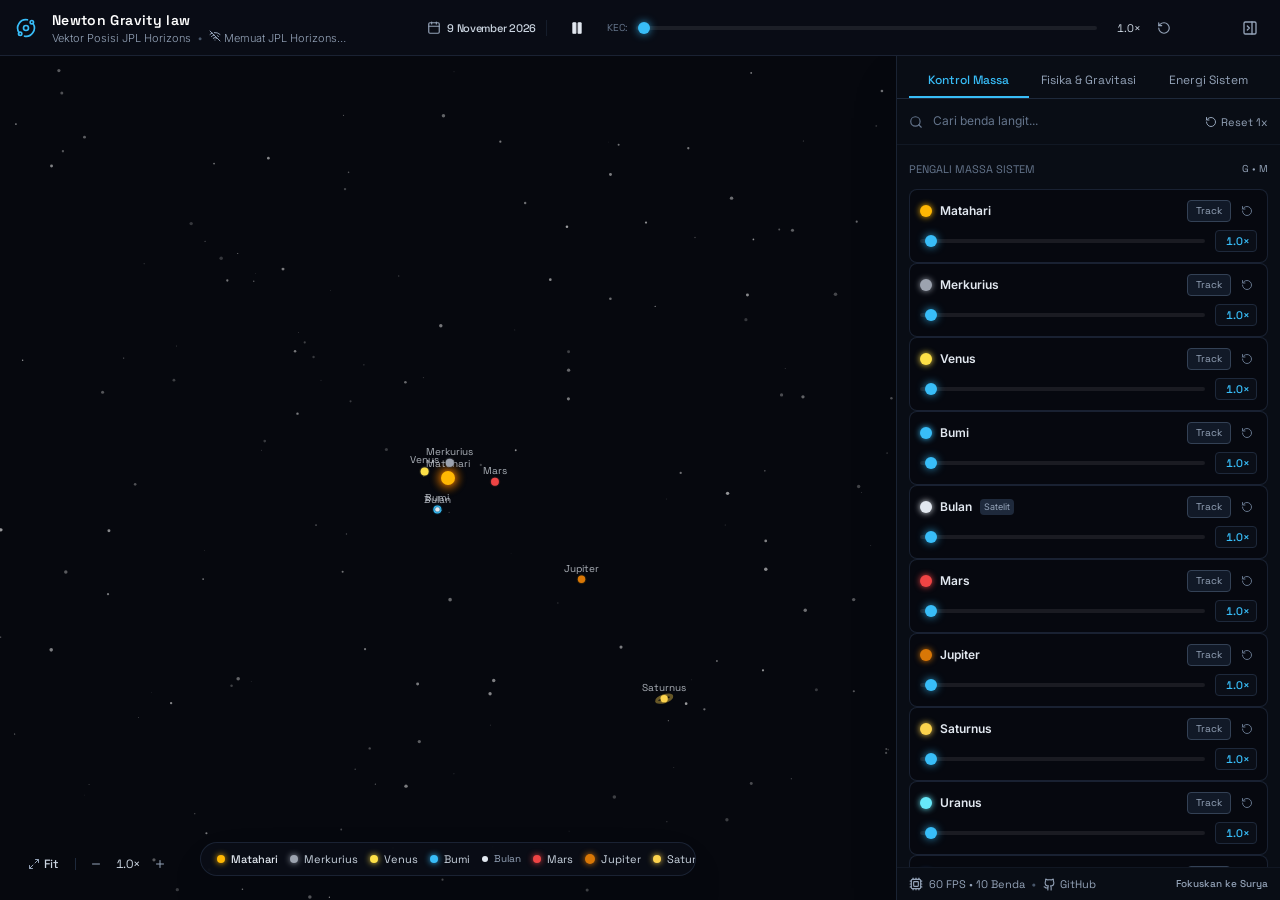
<file: index.html>
<!doctype html>
<html lang="id">
  <head>
    <meta charset="UTF-8" />
    <meta name="viewport" content="width=device-width, initial-scale=1.0" />
    <title>Simulasi Tata Surya &amp; Hukum Gravitasi Newton</title>
    <link rel="preconnect" href="https://fonts.googleapis.com" />
    <link rel="preconnect" href="https://fonts.gstatic.com" crossorigin />
    <link
      href="https://fonts.googleapis.com/css2?family=Inter:wght@300;400;500;600;700&amp;family=Space+Grotesk:wght@500;600;700&amp;display=swap"
      rel="stylesheet"
    />
    <link rel="stylesheet" href="style.css" />
  </head>
  <body data-jpl="loading">
    <!-- Ikon (Lucide) -->
    <svg
      width="0"
      height="0"
      style="position: absolute"
      aria-hidden="true"
      focusable="false"
    >
      <symbol id="i-github" viewBox="0 0 24 24">
        <path
          d="M15 22v-4a4.8 4.8 0 0 0-1-3.5c3 0 6-2 6-5.5.08-1.25-.27-2.48-1-3.5.28-1.15.28-2.35 0-3.5 0 0-1 0-3 1.5-2.64-.5-5.36-.5-8 0C6 2 5 2 5 2c-.3 1.15-.3 2.35 0 3.5A5.403 5.403 0 0 0 4 9c0 3.5 3 5.5 6 5.5-.39.49-.68 1.05-.85 1.65-.17.6-.22 1.23-.15 1.85v4"
        />
        <path d="M9 18c-4.51 2-5-2-7-2" />
      </symbol>
      <symbol id="i-orbit" viewBox="0 0 24 24">
        <path d="M20.341 6.484A10 10 0 0 1 10.266 21.85" />
        <path d="M3.659 17.516A10 10 0 0 1 13.74 2.152" />
        <circle cx="12" cy="12" r="3" />
        <circle cx="19" cy="5" r="2" />
        <circle cx="5" cy="19" r="2" />
      </symbol>
      <symbol id="i-wifi" viewBox="0 0 24 24">
        <path d="M12 20h.01" />
        <path d="M2 8.82a15 15 0 0 1 20 0" />
        <path d="M5 12.859a10 10 0 0 1 14 0" />
        <path d="M8.5 16.429a5 5 0 0 1 7 0" />
      </symbol>
      <symbol id="i-wifi-off" viewBox="0 0 24 24">
        <path d="M12 20h.01" />
        <path d="M8.5 16.429a5 5 0 0 1 7 0" />
        <path d="M5 12.859a10 10 0 0 1 5.17-2.69" />
        <path d="M19 12.859a10 10 0 0 0-2.007-1.523" />
        <path d="M2 8.82a15 15 0 0 1 4.177-2.643" />
        <path d="M22 8.82a15 15 0 0 0-11.288-3.764" />
        <path d="m2 2 20 20" />
      </symbol>
      <symbol id="i-calendar" viewBox="0 0 24 24">
        <path d="M8 2v3" />
        <path d="M16 2v3" />
        <rect x="3" y="3" width="18" height="18" rx="2" />
        <path d="M3 9h18" />
      </symbol>
      <symbol id="i-pause" viewBox="0 0 24 24">
        <rect x="14" y="3" width="5" height="18" rx="1" />
        <rect x="5" y="3" width="5" height="18" rx="1" />
      </symbol>
      <symbol id="i-play" viewBox="0 0 24 24">
        <polygon points="6 3 20 12 6 21 6 3" />
      </symbol>
      <symbol id="i-rotate-ccw" viewBox="0 0 24 24">
        <path d="M3 12a9 9 0 1 0 9-9 9.75 9.75 0 0 0-6.74 2.74L3 8" />
        <path d="M3 3v5h5" />
      </symbol>
      <symbol id="i-sparkles" viewBox="0 0 24 24">
        <path
          d="M11.017 2.814a1 1 0 0 1 1.966 0l1.051 5.558a2 2 0 0 0 1.594 1.594l5.558 1.051a1 1 0 0 1 0 1.966l-5.558 1.051a2 2 0 0 0-1.594 1.594l-1.051 5.558a1 1 0 0 1-1.966 0l-1.051-5.558a2 2 0 0 0-1.594-1.594l-5.558-1.051a1 1 0 0 1 0-1.966l5.558-1.051a2 2 0 0 0 1.594-1.594z"
        />
        <path d="M20 2v4" />
        <path d="M22 4h-4" />
        <circle cx="4" cy="20" r="2" />
      </symbol>
      <symbol id="i-panel-right-open" viewBox="0 0 24 24">
        <rect x="3" y="3" width="18" height="18" rx="2" />
        <path d="M15 3v18" />
        <path d="m10 15-3-3 3-3" />
      </symbol>
      <symbol id="i-panel-right-close" viewBox="0 0 24 24">
        <rect x="3" y="3" width="18" height="18" rx="2" />
        <path d="M15 3v18" />
        <path d="m8 9 3 3-3 3" />
      </symbol>
      <symbol id="i-sliders" viewBox="0 0 24 24">
        <path d="M10 8h4" />
        <path d="M12 21v-9" />
        <path d="M12 8V3" />
        <path d="M17 16h4" />
        <path d="M19 12V3" />
        <path d="M19 21v-5" />
        <path d="M3 14h4" />
        <path d="M5 10V3" />
        <path d="M5 21v-7" />
      </symbol>
      <symbol id="i-maximize" viewBox="0 0 24 24">
        <path d="M15 3h6v6" />
        <path d="m21 3-7 7" />
        <path d="m3 21 7-7" />
        <path d="M9 21H3v-6" />
      </symbol>
      <symbol id="i-minus" viewBox="0 0 24 24"><path d="M5 12h14" /></symbol>
      <symbol id="i-plus" viewBox="0 0 24 24">
        <path d="M5 12h14" />
        <path d="M12 5v14" />
      </symbol>
      <symbol id="i-search" viewBox="0 0 24 24">
        <path d="m21 21-4.34-4.34" />
        <circle cx="11" cy="11" r="8" />
      </symbol>
      <symbol id="i-x" viewBox="0 0 24 24">
        <path d="M18 6 6 18" />
        <path d="m6 6 12 12" />
      </symbol>
      <symbol id="i-info" viewBox="0 0 24 24">
        <circle cx="12" cy="12" r="10" />
        <path d="M12 16v-4" />
        <path d="M12 8h.01" />
      </symbol>
      <symbol id="i-cpu" viewBox="0 0 24 24">
        <path d="M12 20v2" />
        <path d="M12 2v2" />
        <path d="M17 20v2" />
        <path d="M17 2v2" />
        <path d="M2 12h2" />
        <path d="M2 17h2" />
        <path d="M2 7h2" />
        <path d="M20 12h2" />
        <path d="M20 17h2" />
        <path d="M20 7h2" />
        <path d="M7 20v2" />
        <path d="M7 2v2" />
        <rect x="4" y="4" width="16" height="16" rx="2" />
        <rect x="8" y="8" width="8" height="8" rx="1" />
      </symbol>
    </svg>

    <!-- Header: judul, waktu simulasi, aksi -->
    <header class="topbar">
      <div class="brand">
        <span class="brand-icon"
          ><svg class="ic"><use href="#i-orbit" /></svg
        ></span>
        <div class="brand-text">
          <div class="brand-row">
            <h1>
              <span class="title-full">Newton Gravity law</span
              ><span class="title-short">Solar System</span>
            </h1>
          </div>
          <p class="subline">
            <span>Vektor Posisi JPL Horizons</span>
            <span class="sep">•</span>
            <span class="jpl-status">
              <svg class="ic ic-xs s-icon-on"><use href="#i-wifi" /></svg>
              <svg class="ic ic-xs s-icon-off"><use href="#i-wifi-off" /></svg>
              <span class="s-loading">Memuat JPL Horizons…</span
              ><span class="s-live">JPL Horizons Aktif</span
              ><span class="s-fallback">Kepler Aktif</span>
            </span>
          </p>
          <!-- Tanggal khusus mobile yang otomatis horizontal -->
          <div class="date-mobile">
            <svg class="ic ic-xs"><use href="#i-calendar" /></svg>
            <span data-sim-date>1 November 2026</span>
          </div>
        </div>
      </div>

      <div class="timebar">
        <!-- Bagian Kiri: Tanggal (Desktop) -->
        <div class="timebar-left">
          <div class="date-chip">
            <svg class="ic ic-sm"><use href="#i-calendar" /></svg>
            <span data-sim-date>1 November 2026</span>
          </div>
        </div>

        <!-- Titik Tengah / Pemisah -->
        <button
          class="play-btn"
          id="toggleBtn"
          type="button"
          title="Jeda / lanjutkan simulasi"
          aria-label="Jeda atau lanjutkan simulasi"
        >
          <svg class="ic ic-fill ic-play-pause icon-pause">
            <use href="#i-pause" />
          </svg>
          <svg class="ic ic-fill ic-play-pause icon-play">
            <use href="#i-play" />
          </svg>
        </button>

        <!-- Bagian Kanan: Slider & Reset -->
        <div class="timebar-right">
          <div class="speed">
            <span class="speed-label">Kec:</span>
            <input
              id="timeSpeed"
              type="range"
              min="0.01"
              max="200"
              step="0.01"
              value="1"
              aria-label="Kecepatan waktu simulasi"
            />
            <output id="timeSpeedOut" for="timeSpeed">1.0×</output>
          </div>
          <button
            class="reset-timeline"
            id="resetBtn"
            type="button"
            title="Reset Waktu"
            aria-label="Reset waktu simulasi"
          >
            <svg class="ic ic-sm"><use href="#i-rotate-ccw" /></svg>
          </button>
        </div>
      </div>

      <div class="actions">
        <button
          class="dock-toggle"
          id="dockToggle"
          type="button"
          title="Buka/Tutup Panel Kontrol"
          aria-label="Buka atau tutup panel kontrol"
          aria-controls="inspectorDock"
        >
          <svg class="ic ic-md icon-desktop icon-dock-close">
            <use href="#i-panel-right-close" />
          </svg>
          <svg class="ic ic-md icon-desktop icon-dock-open">
            <use href="#i-panel-right-open" />
          </svg>
          <svg class="ic ic-sm icon-mobile"><use href="#i-sliders" /></svg>
        </button>
      </div>
    </header>

    <main class="workspace">
      <!-- Kanvas simulasi -->
      <div class="canvas-area">
        <canvas
          id="simCanvas"
          aria-label="Animasi Matahari dan delapan planet"
        ></canvas>

        <div class="zoom-hud">
          <button
            class="fit-btn"
            id="fitBtn"
            type="button"
            title="Reset posisi &amp; zoom kamera"
          >
            <svg class="ic ic-xs"><use href="#i-maximize" /></svg
            ><span>Fit</span>
          </button>
          <i class="hud-divider"></i>
          <button
            class="zoom-step"
            id="zoomOutBtn"
            type="button"
            aria-label="Perkecil"
          >
            <svg class="ic ic-xs"><use href="#i-minus" /></svg>
          </button>
          <span class="zoom-label" id="zoomLabel">1.0×</span>
          <button
            class="zoom-step"
            id="zoomInBtn"
            type="button"
            aria-label="Perbesar"
          >
            <svg class="ic ic-xs"><use href="#i-plus" /></svg>
          </button>
        </div>

        <div class="legend" id="legend"></div>

        <div class="target-pill" id="targetPill" hidden>
          <i class="dot"></i>
          <span class="target-text"
            >Fokus: <strong id="trackedName">Bumi</strong></span
          >
          <button id="untrackBtn" type="button" aria-label="Lepas fokus kamera">
            <svg class="ic ic-xs"><use href="#i-x" /></svg>
          </button>
        </div>
      </div>

      <!-- Dock inspektur -->
      <aside class="dock" id="inspectorDock">
        <div class="sheet-head">
          <div class="sheet-handle"></div>
          <div class="sheet-title-row">
            <div class="sheet-title">
              <i class="dot dot-lg"></i><span>Panel Inspeksi &amp; Fisika</span>
            </div>
            <button id="sheetClose" type="button" aria-label="Tutup panel">
              <svg class="ic ic-md"><use href="#i-x" /></svg>
            </button>
          </div>
        </div>

        <div class="tabs" role="tablist">
          <button
            class="dock-tab is-active"
            type="button"
            role="tab"
            data-tab="mass"
          >
            Kontrol Massa
          </button>
          <button class="dock-tab" type="button" role="tab" data-tab="data">
            Fisika &amp; Gravitasi
          </button>
          <button class="dock-tab" type="button" role="tab" data-tab="status">
            Energi Sistem
          </button>
        </div>

        <div class="mass-toolbar" id="massToolbar">
          <label class="search">
            <svg class="ic ic-sm"><use href="#i-search" /></svg>
            <input
              type="text"
              id="planetFilter"
              placeholder="Cari benda langit..."
              autocomplete="off"
            />
          </label>
          <button
            class="reset-all"
            id="resetAllMass"
            type="button"
            title="Reset Semua Pengali Massa"
          >
            <svg class="ic ic-xs"><use href="#i-rotate-ccw" /></svg
            ><span>Reset 1x</span>
          </button>
        </div>

        <div class="dock-body">
          <!-- Tab 1: Kontrol Massa -->
          <section class="tab-panel" id="tab-mass">
            <div class="section-label">
              <span>PENGALI MASSA SISTEM</span
              ><span class="section-label-aside">G • M</span>
            </div>
            <div class="mass-list" id="massControls"></div>
          </section>

          <!-- Tab 2: Fisika & Gravitasi -->
          <section class="tab-panel" id="tab-data" hidden>
            <div class="law-card">
              <div class="law-row">
                <span class="law-name"
                  ><i class="dot"></i>Hukum Gravitasi Newton</span
                >
                <span class="law-formula">F = G · (m₁ · m₂) / r²</span>
              </div>
              <p class="law-const">
                G = 6.67430 × 10⁻¹¹ m³·kg⁻¹·s⁻² • Terintegrasi Vektor JPL
                Horizons
              </p>
            </div>

            <div class="param-block">
              <div class="param-head">
                <span class="param-title">Parameter Fisika &amp; Orbit</span>
                <span class="live-badge jpl-status">
                  <i class="live-dot"></i>
                  <span class="s-loading">Memuat JPL Horizons…</span
                  ><span class="s-live">JPL Horizons Aktif</span
                  ><span class="s-fallback">Kepler Aktif</span>
                </span>
              </div>
              <div class="table-scroll">
                <table class="phys-table">
                  <thead>
                    <tr>
                      <th>Benda Langit</th>
                      <th class="num">Massa (kg)</th>
                      <th class="num">Gravitasi (m/s²)</th>
                      <th class="num">Kec. Orbit (km/s)</th>
                    </tr>
                  </thead>
                  <tbody id="planetTableBody"></tbody>
                </table>
              </div>
            </div>

            <div class="interp">
              <p class="interp-title">
                <svg class="ic ic-xs"><use href="#i-info" /></svg>Interpretasi
                Gravitasi
              </p>
              <p class="interp-text">
                Data dihitung secara terpusat menurut mekanika benda jamak
                Newton dari posisi efemeris JPL NASA.
              </p>
            </div>
          </section>

          <!-- Tab 3: Energi Sistem (nilai contoh / dummy) -->
          <section class="tab-panel" id="tab-status" hidden>
            <div class="telemetry">
              <div class="telemetry-head">
                <span class="telemetry-title"
                  ><i class="live-dot"></i>TELEMETRI ENERGI</span
                >
                <span class="stable-badge">STABIL</span>
              </div>

              <div class="energy-rows">
                <div class="energy-row">
                  <span class="energy-label"
                    >Energi Kinetik (E<sub>k</sub>)</span
                  ><span class="energy-val ek" id="stat-ek">+1.482e+35 J</span>
                </div>
                <div class="energy-row">
                  <span class="energy-label"
                    >Energi Potensial (E<sub>p</sub>)</span
                  ><span class="energy-val ep" id="stat-ep">-2.964e+35 J</span>
                </div>
                <div class="energy-row energy-total">
                  <span class="energy-label"
                    >Energi Total (E<sub>tot</sub>)</span
                  ><span class="energy-val et" id="stat-etot"
                    >-1.482e+35 J</span
                  >
                </div>
              </div>

              <div class="drift">
                <div class="drift-row">
                  <span class="drift-label">Deviasi / Drift Energi</span
                  ><span class="drift-val">0.002% (Nominal)</span>
                </div>
                <div class="drift-bar">
                  <div class="drift-fill" style="width: 99.8%"></div>
                </div>
                <div class="drift-foot">
                  <span>Integritas: 99.98%</span
                  ><span>Toleransi RK4: &lt; 0.01%</span>
                </div>
              </div>

              <div class="orbital">
                <div class="orbital-head">
                  <span>Mekanika Orbital &amp; Barycenter</span
                  ><span class="orbital-eph">JPL Eph. 2027</span>
                </div>
                <div class="orbital-rows">
                  <div>
                    <span>Integrator Gravitasi:</span
                    ><span class="v">Newtonian RK-4</span>
                  </div>
                  <div>
                    <span>Stabilitas Dinamika:</span
                    ><span class="v ok">Toleransi Optimal</span>
                  </div>
                  <div>
                    <span>Barycenter Sistem:</span
                    ><span class="v">Dekat Fotosfer Surya</span>
                  </div>
                  <div>
                    <span>Gangguan N-Body:</span
                    ><span class="v">8 Planet + Satelit</span>
                  </div>
                </div>
              </div>
            </div>
          </section>
        </div>

        <footer class="dock-foot">
          <div class="dock-foot-left">
            <span class="dock-stat"
              ><svg class="ic ic-sm"><use href="#i-cpu" /></svg>60 FPS • 10
              Benda</span
            >
            <span class="foot-sep">•</span>
            <a
              href="https://github.com/username/repository"
              target="_blank"
              rel="noopener noreferrer"
              class="github-link"
              title="Lihat Kode Sumber di GitHub"
            >
              <svg class="ic ic-sm"><use href="#i-github" /></svg>
              <span>GitHub</span>
            </a>
          </div>
          <button id="sunBtn" type="button">Fokuskan ke Surya</button>
        </footer>
      </aside>
    </main>

    <!-- Skrip utama menggunakan tipe module -->
    <script type="module" src="js/main.js"></script>
  </body>
</html>
</file>
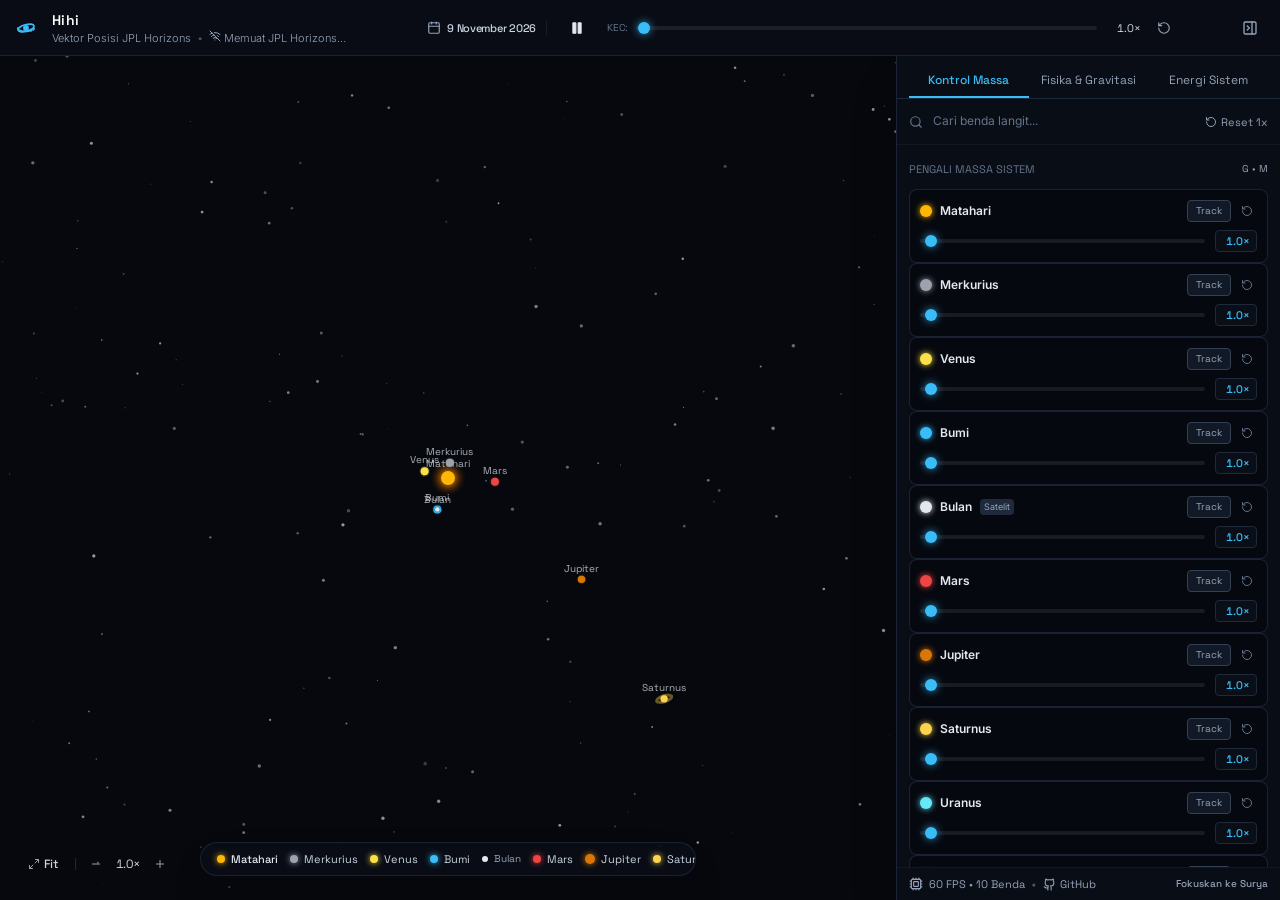
<file: public/index.html>
<!doctype html>
<html lang="id">
  <head>
    <meta charset="UTF-8" />
    <meta name="viewport" content="width=device-width, initial-scale=1.0" />
    <title>Solar System</title>
    <link rel="preconnect" href="https://fonts.googleapis.com" />
    <link rel="preconnect" href="https://fonts.gstatic.com" crossorigin />
    <link
      href="https://fonts.googleapis.com/css2?family=Inter:wght@300;400;500;600;700&amp;family=Space+Grotesk:wght@500;600;700&amp;display=swap"
      rel="stylesheet"
    />
    <link rel="icon" type="image/svg+xml" href="data:image/svg+xml,%3Csvg xmlns='http://www.w3.org/2000/svg' viewBox='0 0 24 24' fill='none' stroke='%2338bdf8' stroke-width='2' stroke-linecap='round' stroke-linejoin='round'%3E%3Cellipse cx='12' cy='12' rx='10' ry='4' transform='rotate(-15 12 12)'/%3E%3Ccircle cx='12' cy='12' r='3.5' fill='%2338bdf8' stroke='none'/%3E%3Cpath d='M2 12c0 2.5 4.5 4 10 4s10-1.5 10-4' stroke-dasharray='2 2'/%3E%3C/svg%3E">
    <link rel="stylesheet" href="style.css" />
  </head>
  <body data-jpl="loading">
    <!-- Ikon (Lucide) -->
    <svg
      width="0"
      height="0"
      style="position: absolute"
      aria-hidden="true"
      focusable="false"
    >
    <symbol id="i-blackhole" viewBox="0 0 24 24">
    <!-- Piringan akresi luar (orbit elips melintang) -->
    <ellipse cx="12" cy="12" rx="10" ry="4" transform="rotate(-15 12 12)"/>
    <!-- Inti lubang hitam (lingkaran tengah pekat) -->
    <circle cx="12" cy="12" r="3.5" fill="currentColor" stroke="none"/>
    <!-- Garis efek gravitasi melengkung di piringan -->
    <path d="M2 12c0 2.5 4.5 4 10 4s10-1.5 10-4" stroke-dasharray="2 2"/>
</symbol>
      <symbol id="i-github" viewBox="0 0 24 24">
        <path
          d="M15 22v-4a4.8 4.8 0 0 0-1-3.5c3 0 6-2 6-5.5.08-1.25-.27-2.48-1-3.5.28-1.15.28-2.35 0-3.5 0 0-1 0-3 1.5-2.64-.5-5.36-.5-8 0C6 2 5 2 5 2c-.3 1.15-.3 2.35 0 3.5A5.403 5.403 0 0 0 4 9c0 3.5 3 5.5 6 5.5-.39.49-.68 1.05-.85 1.65-.17.6-.22 1.23-.15 1.85v4"
        />
        <path d="M9 18c-4.51 2-5-2-7-2" />
      </symbol>
      <symbol id="i-orbit" viewBox="0 0 24 24">
        <path d="M20.341 6.484A10 10 0 0 1 10.266 21.85" />
        <path d="M3.659 17.516A10 10 0 0 1 13.74 2.152" />
        <circle cx="12" cy="12" r="3" />
        <circle cx="19" cy="5" r="2" />
        <circle cx="5" cy="19" r="2" />
      </symbol>
      <symbol id="i-wifi" viewBox="0 0 24 24">
        <path d="M12 20h.01" />
        <path d="M2 8.82a15 15 0 0 1 20 0" />
        <path d="M5 12.859a10 10 0 0 1 14 0" />
        <path d="M8.5 16.429a5 5 0 0 1 7 0" />
      </symbol>
      <symbol id="i-wifi-off" viewBox="0 0 24 24">
        <path d="M12 20h.01" />
        <path d="M8.5 16.429a5 5 0 0 1 7 0" />
        <path d="M5 12.859a10 10 0 0 1 5.17-2.69" />
        <path d="M19 12.859a10 10 0 0 0-2.007-1.523" />
        <path d="M2 8.82a15 15 0 0 1 4.177-2.643" />
        <path d="M22 8.82a15 15 0 0 0-11.288-3.764" />
        <path d="m2 2 20 20" />
      </symbol>
      <symbol id="i-calendar" viewBox="0 0 24 24">
        <path d="M8 2v3" />
        <path d="M16 2v3" />
        <rect x="3" y="3" width="18" height="18" rx="2" />
        <path d="M3 9h18" />
      </symbol>
      <symbol id="i-pause" viewBox="0 0 24 24">
        <rect x="14" y="3" width="5" height="18" rx="1" />
        <rect x="5" y="3" width="5" height="18" rx="1" />
      </symbol>
      <symbol id="i-play" viewBox="0 0 24 24">
        <polygon points="6 3 20 12 6 21 6 3" />
      </symbol>
      <symbol id="i-rotate-ccw" viewBox="0 0 24 24">
        <path d="M3 12a9 9 0 1 0 9-9 9.75 9.75 0 0 0-6.74 2.74L3 8" />
        <path d="M3 3v5h5" />
      </symbol>
      <symbol id="i-sparkles" viewBox="0 0 24 24">
        <path
          d="M11.017 2.814a1 1 0 0 1 1.966 0l1.051 5.558a2 2 0 0 0 1.594 1.594l5.558 1.051a1 1 0 0 1 0 1.966l-5.558 1.051a2 2 0 0 0-1.594 1.594l-1.051 5.558a1 1 0 0 1-1.966 0l-1.051-5.558a2 2 0 0 0-1.594-1.594l-5.558-1.051a1 1 0 0 1 0-1.966l5.558-1.051a2 2 0 0 0 1.594-1.594z"
        />
        <path d="M20 2v4" />
        <path d="M22 4h-4" />
        <circle cx="4" cy="20" r="2" />
      </symbol>
      <symbol id="i-panel-right-open" viewBox="0 0 24 24">
        <rect x="3" y="3" width="18" height="18" rx="2" />
        <path d="M15 3v18" />
        <path d="m10 15-3-3 3-3" />
      </symbol>
      <symbol id="i-panel-right-close" viewBox="0 0 24 24">
        <rect x="3" y="3" width="18" height="18" rx="2" />
        <path d="M15 3v18" />
        <path d="m8 9 3 3-3 3" />
      </symbol>
      <symbol id="i-sliders" viewBox="0 0 24 24">
        <path d="M10 8h4" />
        <path d="M12 21v-9" />
        <path d="M12 8V3" />
        <path d="M17 16h4" />
        <path d="M19 12V3" />
        <path d="M19 21v-5" />
        <path d="M3 14h4" />
        <path d="M5 10V3" />
        <path d="M5 21v-7" />
      </symbol>
      <symbol id="i-maximize" viewBox="0 0 24 24">
        <path d="M15 3h6v6" />
        <path d="m21 3-7 7" />
        <path d="m3 21 7-7" />
        <path d="M9 21H3v-6" />
      </symbol>
      <symbol id="i-minus" viewBox="0 0 24 24"><path d="M5 12h14" /></symbol>
      <symbol id="i-plus" viewBox="0 0 24 24">
        <path d="M5 12h14" />
        <path d="M12 5v14" />
      </symbol>
      <symbol id="i-search" viewBox="0 0 24 24">
        <path d="m21 21-4.34-4.34" />
        <circle cx="11" cy="11" r="8" />
      </symbol>
      <symbol id="i-x" viewBox="0 0 24 24">
        <path d="M18 6 6 18" />
        <path d="m6 6 12 12" />
      </symbol>
      <symbol id="i-info" viewBox="0 0 24 24">
        <circle cx="12" cy="12" r="10" />
        <path d="M12 16v-4" />
        <path d="M12 8h.01" />
      </symbol>
      <symbol id="i-cpu" viewBox="0 0 24 24">
        <path d="M12 20v2" />
        <path d="M12 2v2" />
        <path d="M17 20v2" />
        <path d="M17 2v2" />
        <path d="M2 12h2" />
        <path d="M2 17h2" />
        <path d="M2 7h2" />
        <path d="M20 12h2" />
        <path d="M20 17h2" />
        <path d="M20 7h2" />
        <path d="M7 20v2" />
        <path d="M7 2v2" />
        <rect x="4" y="4" width="16" height="16" rx="2" />
        <rect x="8" y="8" width="8" height="8" rx="1" />
      </symbol>
    </svg>

    <!-- Header: judul, waktu simulasi, aksi -->
    <header class="topbar">
      <div class="brand">
        <span class="brand-icon"
          ><svg class="ic"><use href="#i-blackhole"/></svg>
        </span>
        <div class="brand-text">
          <div class="brand-row">
            <h1>
              <span class="title-full">Hihi</span
              ><span class="title-short">Pusing woilah</span>
            </h1>
          </div>
          <p class="subline">
            <span>Vektor Posisi JPL Horizons</span>
            <span class="sep">•</span>
            <span class="jpl-status">
              <svg class="ic ic-xs s-icon-on"><use href="#i-wifi" /></svg>
              <svg class="ic ic-xs s-icon-off"><use href="#i-wifi-off" /></svg>
              <span class="s-loading">Memuat JPL Horizons…</span
              ><span class="s-live">JPL Horizons Aktif</span
              ><span class="s-fallback">Kepler Aktif</span>
            </span>
          </p>
          <!-- Tanggal khusus mobile yang otomatis horizontal -->
          <div class="date-mobile">
            <svg class="ic ic-xs"><use href="#i-calendar" /></svg>
            <span data-sim-date>1 November 2026</span>
          </div>
        </div>
      </div>

      <div class="timebar">
        <!-- Bagian Kiri: Tanggal (Desktop) -->
        <div class="timebar-left">
          <div class="date-chip">
            <svg class="ic ic-sm"><use href="#i-calendar" /></svg>
            <span data-sim-date>1 November 2026</span>
          </div>
        </div>

        <!-- Titik Tengah / Pemisah -->
        <button
          class="play-btn"
          id="toggleBtn"
          type="button"
          title="Jeda / lanjutkan simulasi"
          aria-label="Jeda atau lanjutkan simulasi"
        >
          <svg class="ic ic-fill ic-play-pause icon-pause">
            <use href="#i-pause" />
          </svg>
          <svg class="ic ic-fill ic-play-pause icon-play">
            <use href="#i-play" />
          </svg>
        </button>

        <!-- Bagian Kanan: Slider & Reset -->
        <div class="timebar-right">
          <div class="speed">
            <span class="speed-label">Kec:</span>
            <input
              id="timeSpeed"
              type="range"
              min="0.01"
              max="200"
              step="0.01"
              value="1"
              aria-label="Kecepatan waktu simulasi"
            />
            <output id="timeSpeedOut" for="timeSpeed">1.0×</output>
          </div>
          <button
            class="reset-timeline"
            id="resetBtn"
            type="button"
            title="Reset Waktu"
            aria-label="Reset waktu simulasi"
          >
            <svg class="ic ic-sm"><use href="#i-rotate-ccw" /></svg>
          </button>
        </div>
      </div>

      <div class="actions">
        <button
          class="dock-toggle"
          id="dockToggle"
          type="button"
          title="Buka/Tutup Panel Kontrol"
          aria-label="Buka atau tutup panel kontrol"
          aria-controls="inspectorDock"
        >
          <svg class="ic ic-md icon-desktop icon-dock-close">
            <use href="#i-panel-right-close" />
          </svg>
          <svg class="ic ic-md icon-desktop icon-dock-open">
            <use href="#i-panel-right-open" />
          </svg>
          <svg class="ic ic-sm icon-mobile"><use href="#i-sliders" /></svg>
        </button>
      </div>
    </header>

    <main class="workspace">
      <!-- Kanvas simulasi -->
      <div class="canvas-area">
        <canvas
          id="simCanvas"
          aria-label="Animasi Matahari dan delapan planet"
        ></canvas>

        <div class="zoom-hud">
          <button
            class="fit-btn"
            id="fitBtn"
            type="button"
            title="Reset posisi &amp; zoom kamera"
          >
            <svg class="ic ic-xs"><use href="#i-maximize" /></svg
            ><span>Fit</span>
          </button>
          <i class="hud-divider"></i>
          <button
            class="zoom-step"
            id="zoomOutBtn"
            type="button"
            aria-label="Perkecil"
          >
            <svg class="ic ic-xs"><use href="#i-minus" /></svg>
          </button>
          <span class="zoom-label" id="zoomLabel">1.0×</span>
          <button
            class="zoom-step"
            id="zoomInBtn"
            type="button"
            aria-label="Perbesar"
          >
            <svg class="ic ic-xs"><use href="#i-plus" /></svg>
          </button>
        </div>

        <div class="legend" id="legend"></div>

        <div class="target-pill" id="targetPill" hidden>
          <i class="dot"></i>
          <span class="target-text"
            >Fokus: <strong id="trackedName">Bumi</strong></span
          >
          <button id="untrackBtn" type="button" aria-label="Lepas fokus kamera">
            <svg class="ic ic-xs"><use href="#i-x" /></svg>
          </button>
        </div>
      </div>

      <!-- Dock inspektur -->
      <aside class="dock" id="inspectorDock">
        <div class="sheet-head">
          <div class="sheet-handle"></div>
          <div class="sheet-title-row">
            <div class="sheet-title">
              <i class="dot dot-lg"></i><span>Panel Inspeksi &amp; Fisika</span>
            </div>
            <button id="sheetClose" type="button" aria-label="Tutup panel">
              <svg class="ic ic-md"><use href="#i-x" /></svg>
            </button>
          </div>
        </div>

        <div class="tabs" role="tablist">
          <button
            class="dock-tab is-active"
            type="button"
            role="tab"
            data-tab="mass"
          >
            Kontrol Massa
          </button>
          <button class="dock-tab" type="button" role="tab" data-tab="data">
            Fisika &amp; Gravitasi
          </button>
          <button class="dock-tab" type="button" role="tab" data-tab="status">
            Energi Sistem
          </button>
        </div>

        <div class="mass-toolbar" id="massToolbar">
          <label class="search">
            <svg class="ic ic-sm"><use href="#i-search" /></svg>
            <input
              type="text"
              id="planetFilter"
              placeholder="Cari benda langit..."
              autocomplete="off"
            />
          </label>
          <button
            class="reset-all"
            id="resetAllMass"
            type="button"
            title="Reset Semua Pengali Massa"
          >
            <svg class="ic ic-xs"><use href="#i-rotate-ccw" /></svg
            ><span>Reset 1x</span>
          </button>
        </div>

        <div class="dock-body">
          <!-- Tab 1: Kontrol Massa -->
          <section class="tab-panel" id="tab-mass">
            <div class="section-label">
              <span>PENGALI MASSA SISTEM</span
              ><span class="section-label-aside">G • M</span>
            </div>
            <div class="mass-list" id="massControls"></div>
          </section>

          <!-- Tab 2: Fisika & Gravitasi -->
          <section class="tab-panel" id="tab-data" hidden>
            <div class="law-card">
              <div class="law-row">
                <span class="law-name"
                  ><i class="dot"></i>Hukum Gravitasi Newton</span
                >
                <span class="law-formula">F = G · (m₁ · m₂) / r²</span>
              </div>
              <p class="law-const">
                G = 6.67430 × 10⁻¹¹ m³·kg⁻¹·s⁻² • Terintegrasi Vektor JPL
                Horizons
              </p>
            </div>

            <div class="param-block">
              <div class="param-head">
                <span class="param-title">Parameter Fisika &amp; Orbit</span>
                <span class="live-badge jpl-status">
                  <i class="live-dot"></i>
                  <span class="s-loading">Memuat JPL Horizons…</span
                  ><span class="s-live">JPL Horizons Aktif</span
                  ><span class="s-fallback">Kepler Aktif</span>
                </span>
              </div>
              <div class="table-scroll">
                <table class="phys-table">
                  <thead>
                    <tr>
                      <th>Benda Langit</th>
                      <th class="num">Massa (kg)</th>
                      <th class="num">Gravitasi (m/s²)</th>
                      <th class="num">Kec. Orbit (km/s)</th>
                    </tr>
                  </thead>
                  <tbody id="planetTableBody"></tbody>
                </table>
              </div>
            </div>

            <div class="interp">
              <p class="interp-title">
                <svg class="ic ic-xs"><use href="#i-info" /></svg>Interpretasi
                Gravitasi
              </p>
              <p class="interp-text">
                Data dihitung secara terpusat menurut mekanika benda jamak
                Newton dari posisi efemeris JPL NASA.
              </p>
            </div>
          </section>

          <!-- Tab 3: Energi Sistem (nilai contoh / dummy) -->
          <section class="tab-panel" id="tab-status" hidden>
            <div class="telemetry">
              <div class="telemetry-head">
                <span class="telemetry-title"
                  ><i class="live-dot"></i>TELEMETRI ENERGI</span
                >
                <span class="stable-badge">STABIL</span>
              </div>

              <div class="energy-rows">
                <div class="energy-row">
                  <span class="energy-label"
                    >Energi Kinetik (E<sub>k</sub>)</span
                  ><span class="energy-val ek" id="stat-ek">+1.482e+35 J</span>
                </div>
                <div class="energy-row">
                  <span class="energy-label"
                    >Energi Potensial (E<sub>p</sub>)</span
                  ><span class="energy-val ep" id="stat-ep">-2.964e+35 J</span>
                </div>
                <div class="energy-row energy-total">
                  <span class="energy-label"
                    >Energi Total (E<sub>tot</sub>)</span
                  ><span class="energy-val et" id="stat-etot"
                    >-1.482e+35 J</span
                  >
                </div>
              </div>

              <div class="drift">
                <div class="drift-row">
                  <span class="drift-label">Deviasi / Drift Energi</span
                  ><span class="drift-val">0.002% (Nominal)</span>
                </div>
                <div class="drift-bar">
                  <div class="drift-fill" style="width: 99.8%"></div>
                </div>
                <div class="drift-foot">
                  <span>Integritas: 99.98%</span
                  ><span>Toleransi RK4: &lt; 0.01%</span>
                </div>
              </div>

              <div class="orbital">
                <div class="orbital-head">
                  <span>Mekanika Orbital &amp; Barycenter</span
                  ><span class="orbital-eph">JPL Eph. 2027</span>
                </div>
                <div class="orbital-rows">
                  <div>
                    <span>Integrator Gravitasi:</span
                    ><span class="v">Newtonian RK-4</span>
                  </div>
                  <div>
                    <span>Stabilitas Dinamika:</span
                    ><span class="v ok">Toleransi Optimal</span>
                  </div>
                  <div>
                    <span>Barycenter Sistem:</span
                    ><span class="v">Dekat Fotosfer Surya</span>
                  </div>
                  <div>
                    <span>Gangguan N-Body:</span
                    ><span class="v">8 Planet + Satelit</span>
                  </div>
                </div>
              </div>
            </div>
          </section>
        </div>

        <footer class="dock-foot">
          <div class="dock-foot-left">
            <span class="dock-stat"
              ><svg class="ic ic-sm"><use href="#i-cpu" /></svg>60 FPS • 10
              Benda</span
            >
            <span class="foot-sep">•</span>
            <a
              href="https://github.com/farisZidan/Newton-Gravity-Solar-System/tree/master"
              target="_blank"
              rel="noopener noreferrer"
              class="github-link"
              title="Lihat Kode Sumber di GitHub"
            >
              <svg class="ic ic-sm"><use href="#i-github" /></svg>
              <span>GitHub</span>
            </a>
          </div>
          <button id="sunBtn" type="button">Fokuskan ke Surya</button>
        </footer>
      </aside>
    </main>

    <!-- Skrip utama menggunakan tipe module -->
    <script type="module" src="js/main.js"></script>
  </body>
</html>
</file>
<file: style.css>
/* ==========================================================================
   Simulasi Tata Surya & Gravitasi Newton — tampilan "Orbital Precision"
   Nilai warna/ukuran mengikuti desain Stitch (Tailwind: space-*, slate-*, sky-*).
   ========================================================================== */

:root {
  color-scheme: dark;

  --space-950: #06080e;
  --space-900: #0a0e17;
  --space-800: #111927;

  --slate-200: #e2e8f0;
  --slate-300: #cbd5e1;
  --slate-400: #94a3b8;
  --slate-500: #64748b;
  --slate-600: #475569;
  --slate-700: #334155;
  --slate-800: #1e293b;

  --sky-300: #7dd3fc;
  --sky-400: #38bdf8;
  --sky-500: #0ea5e9;
  --amber-400: #fbbf24;
  --emerald-400: #34d399;
  --emerald-500: #10b981;

  --font-sans: "Inter", ui-sans-serif, system-ui, sans-serif;
  --font-mono: "Space Grotesk", monospace;

  --line: rgba(30, 41, 59, 0.8);     /* slate-800/80 */
  --line-soft: rgba(30, 41, 59, 0.4); /* slate-800/40 */
}

*,
*::before,
*::after {
  box-sizing: border-box;
}

[hidden] {
  display: none !important;
}

html,
body {
  height: 100%;
}

body {
  margin: 0;
  display: flex;
  flex-direction: column;
  width: 100vw;
  height: 100vh;
  overflow: hidden;
  position: relative;
  background-color: var(--space-950);
  color: var(--slate-200);
  font-family: var(--font-sans);
  font-size: 16px;
  line-height: 1.5;
  -webkit-font-smoothing: antialiased;
  -moz-osx-font-smoothing: grayscale;
  user-select: none;
}

h1,
p {
  margin: 0;
}

button {
  font: inherit;
  color: inherit;
  background: none;
  border: 0;
  padding: 0;
  cursor: pointer;
}

input {
  font: inherit;
  color: inherit;
}

svg.ic {
  width: 16px;
  height: 16px;
  flex-shrink: 0;
  fill: none;
  stroke: currentColor;
  stroke-width: 2;
  stroke-linecap: round;
  stroke-linejoin: round;
}
svg.ic-fill { fill: currentColor; }
svg.ic-xs { width: 12px; height: 12px; }
svg.ic-sm { width: 14px; height: 14px; }
svg.ic-md { width: 16px; height: 16px; }

:focus-visible {
  outline: 1px solid var(--sky-400);
  outline-offset: 2px;
}

::-webkit-scrollbar { width: 4px; height: 4px; }
::-webkit-scrollbar-track { background: rgba(15, 23, 42, 0.4); }
::-webkit-scrollbar-thumb { background: rgba(56, 189, 248, 0.25); border-radius: 9999px; }
::-webkit-scrollbar-thumb:hover { background: rgba(56, 189, 248, 0.5); }

/* Titik kecil serbaguna */
.dot {
  display: inline-block;
  width: 6px;
  height: 6px;
  border-radius: 9999px;
  background: rgba(56, 189, 248, 0.8);
  flex-shrink: 0;
}
.dot-lg { width: 8px; height: 8px; background: var(--sky-400); }

/* --------------------------------------------------------------------------
   Slider (track 4px, thumb sky-400 dengan glow)
   -------------------------------------------------------------------------- */
input[type="range"] {
  -webkit-appearance: none;
  appearance: none;
  background: rgba(255, 255, 255, 0.08);
  border-radius: 9999px;
  height: 4px;
  margin: 0;
  cursor: pointer;
}
input[type="range"]::-webkit-slider-thumb {
  -webkit-appearance: none;
  height: 12px;
  width: 12px;
  border-radius: 50%;
  background: var(--sky-400);
  box-shadow: 0 0 8px rgba(56, 189, 248, 0.8);
  cursor: pointer;
  transition: transform 0.1s ease;
}
input[type="range"]::-webkit-slider-thumb:hover { transform: scale(1.25); }
input[type="range"]::-moz-range-track { background: transparent; height: 4px; }
input[type="range"]::-moz-range-thumb {
  height: 12px;
  width: 12px;
  border: 0;
  border-radius: 50%;
  background: var(--sky-400);
  box-shadow: 0 0 8px rgba(56, 189, 248, 0.8);
  cursor: pointer;
}

/* ==========================================================================
   Header
   ========================================================================== */
.topbar {
  height: 56px;
  flex-shrink: 0;
  z-index: 30;
  display: flex;
  align-items: center;
  justify-content: space-between;
  padding: 0 16px;
  border-bottom: 1px solid var(--line);
  background: rgba(10, 14, 23, 0.9);
  -webkit-backdrop-filter: blur(12px);
  backdrop-filter: blur(12px);
}

.brand { display: flex; align-items: center; gap: 12px; min-width: 0; }
.brand-icon { display: flex; align-items: center; justify-content: center; color: var(--sky-400); margin-right: 4px; }
.brand-icon svg.ic { width: 20px; height: 20px; }
.brand-text { min-width: 0; }
.brand-row { display: flex; align-items: center; gap: 8px; }

.topbar h1 {
  font-family: var(--font-mono);
  font-size: 14px;
  line-height: 20px;
  font-weight: 600;
  letter-spacing: 0.025em;
  color: #fff;
  white-space: nowrap;
}
.title-short { display: none; }

.version {
  display: inline-flex;
  align-items: center;
  font-family: var(--font-mono);
  font-size: 10px;
  letter-spacing: -0.025em;
  color: var(--slate-400);
  white-space: nowrap;
}
.version .dot { margin-right: 6px; }

.subline {
  display: flex;
  align-items: center;
  gap: 6px;
  font-size: 11px;
  line-height: 16px;
  font-weight: 300;
  color: var(--slate-400);
  white-space: nowrap;
}
.subline .sep { color: var(--slate-600); }

/* .jpl-status { display: inline-flex; align-items: center; gap: 4px; }
.jpl-status svg.ic { color: var(--slate-500); } */

/* --- Memperbaiki Tampilan Status JPL agar Saling Ganti (Tidak Tampil Bersamaan) --- */
.s-loading, .s-live, .s-fallback { display: none; }

/* Menampilkan teks status secara eksklusif berdasarkan atribut data-jpl pada body */
body[data-jpl="loading"] .s-loading { display: inline; }
body[data-jpl="live"] .s-live { display: inline; }
body[data-jpl="fallback"] .s-fallback { display: inline; }

/* Ikon WiFi On/Off */
.s-icon-on { display: none; }
body[data-jpl="live"] .s-icon-on { display: inline-block; color: var(--sky-400); }
body[data-jpl="live"] .s-icon-off { display: none; }

body[data-jpl="fallback"] .s-icon-on { display: none; }
body[data-jpl="fallback"] .s-icon-off { display: inline-block; color: var(--amber-400); }

/* Penataan tanggal mobile agar horizontal dan tidak menabrak ke atas */
.date-mobile {
  display: none;
  align-items: center;
  gap: 4px;
  margin-top: 2px;
  font-family: var(--font-mono);
  font-size: 10px;
  line-height: 14px;
  color: var(--slate-400);
  white-space: nowrap;
}
.date-mobile svg.ic { color: var(--sky-400); width: 11px; height: 11px; }

/* Kontrol waktu */
.timebar { 
  display: flex; 
  align-items: center; 
  gap: 16px; 
  padding: 0 16px;
  flex: 1; /* Membuat timebar ikut merentang di antara judul dan tombol aksi */
  justify-content: space-between;
  max-width: 800px; /* Atur batas maksimal agar tidak terlalu menempel ke sisi pinggir */
  margin: 0 auto;
}

/* Bagian kiri pengatur tanggal: rata kanan agar jika teks bertambah panjang, 
   ia akan melebar ke arah kiri secara dinamis tanpa menggeser tombol play */
.timebar-left {
  display: flex;
  justify-content: flex-end;
  align-items: center;
  min-width: 140px; /* Sesuaikan lebar minimum awal */
}

.date-chip {
  display: flex;
  align-items: center;
  gap: 6px;
  padding-right: 10px;
  border-right: 1px solid rgba(30, 41, 59, 0.6);
  font-family: var(--font-mono);
  font-size: 11px;
  line-height: 16px;
  font-weight: 500;
  letter-spacing: -0.025em;
  color: var(--slate-300);
  white-space: nowrap;
}
.date-chip svg.ic { color: var(--slate-400); }

/* Tombol Play sebagai jangkar di tengah */
.play-btn {
  display: flex;
  align-items: center;
  justify-content: center;
  width: 28px;
  height: 28px;
  flex-shrink: 0; /* Mencegah tombol ikut menyusut */
  border-radius: 9999px;
  color: var(--slate-200);
  transition: color 0.15s, background-color 0.15s;
}
.play-btn:hover { color: #fff; background: rgba(30, 41, 59, 0.6); }
.play-btn svg.ic { width: 14px; height: 14px; }
.play-btn .icon-play { display: none; }
.play-btn.is-paused { background: rgba(245, 158, 11, 0.2); color: var(--amber-400); }
.play-btn.is-paused .icon-pause { display: none; }
.play-btn.is-paused .icon-play { display: block; }

/* Bagian kanan (slider & tombol reset) */
.timebar-right {
  display: flex;
  align-items: center;
  gap: 12px;
  flex: 1; /* Mengisi sisa ruang ke kanan */
  justify-content: flex-end;
  min-width: 0;
}

.speed {
  display: flex;
  align-items: center;
  gap: 8px;
  flex: 1; /* Membuat slider dan elemennya meregang fleksibel */
  max-width: 800px; /* Batas maksimal agar tidak terlalu panjang di layar ultrawide */
  min-width: 50px;
}

.speed-label {
  font-family: var(--font-mono);
  font-size: 10px;
  line-height: 16px;
  text-transform: uppercase;
  color: var(--slate-500);
  white-space: nowrap;
}
/* Slider kecepatan responsif dengan batas lebar maksimal */
.speed input[type="range"] {
  width: 100%;
  max-width: 550px; /* Lebar maksimal yang bisa kamu tentukan, menyusut otomatis di layar kecil */
  min-width: 50px;
  flex: 1;
}
.speed output {
  min-width: 36px;
  text-align: right;
  font-family: var(--font-mono);
  font-size: 11px;
  line-height: 16px;
  color: var(--slate-300);
  font-variant-numeric: tabular-nums;
  white-space: nowrap;
}

.reset-timeline {
  padding: 4px;
  color: var(--slate-400);
  transition: color 0.15s;
  display: flex;
  flex-shrink: 0;
}
.reset-timeline:hover { color: #fff; }

/* Aksi kanan */
.actions { display: flex; align-items: center; gap: 8px; }
.trails-btn {
  display: flex;
  align-items: center;
  gap: 6px;
  padding: 4px 10px;
  font-family: var(--font-mono);
  font-size: 12px;
  line-height: 16px;
  color: var(--slate-300);
  transition: color 0.15s;
}
.trails-btn:hover { color: #fff; }
.trails-btn svg.ic { color: var(--slate-400); }
.trails-btn span { font-size: 11px; }

.dock-toggle { padding: 6px; display: flex; color: var(--slate-400); transition: color 0.15s; }
.dock-toggle:hover { color: #fff; }
.dock-toggle .icon-mobile { display: none; }
.dock-toggle .icon-dock-open { display: none; }
.dock-toggle.is-closed .icon-dock-open { display: block; }
.dock-toggle.is-closed .icon-dock-close { display: none; }

/* Membuat statistik FPS dan link GitHub berbaris horizontal */
.dock-foot-left {
  display: flex;
  align-items: center;
  gap: 6px;
  flex-wrap: nowrap; /* Mencegah elemen turun ke baris baru */
  white-space: nowrap;
}

.dock-stat {
  display: flex;
  align-items: center;
  gap: 4px;
  font-family: var(--font-mono);
}

.foot-sep {
  color: var(--slate-600);
  font-size: 10px;
}

.github-link {
  display: flex;
  align-items: center;
  gap: 4px;
  font-family: var(--font-mono);
  font-size: 11px;
  color: var(--slate-400);
  text-decoration: none;
  transition: color 0.15s ease;
}

.github-link:hover {
  color: var(--sky-400);
}

.github-link svg.ic {
  width: 13px;
  height: 13px;
  color: currentColor;
}

/* ==========================================================================
   Area kerja: kanvas + dock
   ========================================================================== */
.workspace {
  flex: 1;
  min-height: 0;
  position: relative;
  display: flex;
  overflow: hidden;
}

.canvas-area {
  position: relative;
  flex: 1;
  min-width: 0;
  height: 100%;
  background: var(--space-950);
}

canvas#simCanvas {
  display: block;
  width: 100%;
  height: 100%;
  cursor: grab;
}
canvas#simCanvas:active { cursor: grabbing; }

/* HUD zoom (kiri bawah) */
.zoom-hud {
  position: absolute;
  left: 20px;
  bottom: 20px;
  z-index: 20;
  display: flex;
  align-items: center;
  gap: 6px;
  padding: 4px 0;
  font-family: var(--font-mono);
  font-size: 12px;
  line-height: 16px;
  color: var(--slate-400);
}
.fit-btn {
  display: flex;
  align-items: center;
  gap: 4px;
  padding: 4px 8px;
  font-family: var(--font-mono);
  font-size: 12px;
  font-weight: 500;
  color: var(--slate-300);
  transition: color 0.15s;
}
.fit-btn:hover { color: #fff; }
.fit-btn svg.ic { color: var(--slate-400); }
.hud-divider { display: block; width: 1px; height: 12px; margin: 0 2px; background: var(--slate-800); }
.zoom-step {
  width: 24px;
  height: 24px;
  display: flex;
  align-items: center;
  justify-content: center;
  color: var(--slate-400);
  transition: color 0.15s;
}
.zoom-step:hover { color: #fff; }
.zoom-label {
  min-width: 28px;
  text-align: center;
  font-size: 12px;
  color: var(--slate-300);
  font-variant-numeric: tabular-nums;
}

/* Legenda planet (pil di tengah bawah) */
.legend {
  position: absolute;
  left: 50%;
  bottom: 24px;
  transform: translateX(-50%);
  z-index: 20;
  display: flex;
  align-items: center;
  gap: 12px;
  max-width: min(90vw, calc(100% - 400px));
  padding: 8px 16px;
  overflow-x: auto;
  border: 1px solid var(--line);
  border-radius: 9999px;
  background: rgba(10, 14, 23, 0.9);
  -webkit-backdrop-filter: blur(12px);
  backdrop-filter: blur(12px);
  box-shadow: 0 25px 50px -12px rgba(0, 0, 0, 0.25);
  font-family: var(--font-mono);
  font-size: 11px;
  line-height: 16px;
  color: var(--slate-300);
  transition: background-color 0.15s;
}
.legend:hover { background: rgba(10, 14, 23, 0.95); }
.legend-item {
  display: flex;
  align-items: center;
  gap: 6px;
  flex-shrink: 0;
  white-space: nowrap;
  transition: color 0.15s;
}
.legend-item:hover { color: #fff; }
.legend-dot {
  width: 8px;
  height: 8px;
  border-radius: 9999px;
  background: var(--c);
  box-shadow: 0 0 6px var(--c);
}
.legend-item[data-planet="Matahari"] { color: var(--slate-200); font-weight: 500; }
.legend-item[data-planet="Jupiter"] .legend-dot { width: 10px; height: 10px; }
.legend-item[data-planet="Bulan"] { color: var(--slate-400); font-size: 10px; }
.legend-item[data-planet="Bulan"] .legend-dot { width: 6px; height: 6px; box-shadow: none; }
.legend-item.is-tracking { color: var(--sky-300); font-weight: 500; }

/* Penanda fokus kamera */
.target-pill {
  position: absolute;
  top: 16px;
  left: 16px;
  z-index: 20;
  display: flex;
  align-items: center;
  gap: 8px;
  padding: 4px 0;
  font-family: var(--font-mono);
  font-size: 12px;
  line-height: 16px;
}
.target-text { color: var(--slate-400); }
.target-text strong { color: var(--slate-200); font-weight: 500; }
.target-pill button { margin-left: 4px; display: flex; color: var(--slate-500); transition: color 0.15s; }
.target-pill button:hover { color: var(--slate-300); }
.target-pill .dot { background: var(--sky-400); }

/* ==========================================================================
   Dock inspektur
   ========================================================================== */
.dock {
  position: relative;
  z-index: 30;
  flex-shrink: 0;
  width: 384px;
  height: 100%;
  display: flex;
  flex-direction: column;
  border-left: 1px solid var(--line);
  background: rgba(10, 14, 23, 0.95);
  -webkit-backdrop-filter: blur(24px);
  backdrop-filter: blur(24px);
  box-shadow: 0 25px 50px -12px rgba(0, 0, 0, 0.25);
  transition: width 0.3s ease, transform 0.3s ease, visibility 0s linear 0s;
}
.dock.is-closed {
  width: 0;
  overflow: hidden;
  border-left-width: 0;
  transform: translateX(100%);
  visibility: hidden;
  transition: width 0.3s ease, transform 0.3s ease, visibility 0s linear 0.3s;
}

.sheet-head { display: none; }

.tabs {
  display: flex;
  align-items: center;
  padding: 8px 12px 0;
  border-bottom: 1px solid var(--slate-800);
  font-family: var(--font-mono);
  font-size: 12px;
  line-height: 16px;
}
.dock-tab {
  flex: 1;
  padding: 8px 0;
  text-align: center;
  white-space: nowrap;
  border-bottom: 2px solid transparent;
  color: var(--slate-400);
  transition: color 0.15s, border-color 0.15s;
}
.dock-tab:hover { color: var(--slate-200); }
.dock-tab.is-active { border-bottom-color: var(--sky-400); color: var(--sky-400); font-weight: 500; }

.mass-toolbar {
  display: flex;
  align-items: center;
  justify-content: space-between;
  gap: 12px;
  padding: 8px 12px;
  border-bottom: 1px solid var(--line-soft);
}
.search { position: relative; flex: 1; display: block; }
.search svg.ic { position: absolute; left: 0; top: 8px; color: var(--slate-500); pointer-events: none; }
.search input {
  width: 100%;
  padding: 6px 8px 6px 24px;
  background: transparent;
  border: 0;
  border-bottom: 1px solid transparent;
  border-radius: 0;
  font-size: 12px;
  line-height: 16px;
  color: var(--slate-200);
}
.search input::placeholder { color: var(--slate-500); }
.search input:focus { outline: none; border-bottom-color: var(--sky-400); }
.reset-all {
  display: flex;
  align-items: center;
  gap: 4px;
  white-space: nowrap;
  font-family: var(--font-mono);
  font-size: 11px;
  line-height: 16px;
  color: var(--slate-400);
  transition: color 0.15s;
}
.reset-all:hover { color: var(--slate-200); }

.dock-body { flex: 1; min-height: 0; overflow-y: auto; padding: 12px; }
.tab-panel > * + * { margin-top: 12px; }
#tab-mass > * + * { margin-top: 8px; }

/* --- Tab 1: kontrol massa --- */
.section-label {
  display: flex;
  align-items: center;
  justify-content: space-between;
  padding: 4px 0;
  font-family: var(--font-mono);
  font-size: 11px;
  line-height: 16px;
  color: var(--slate-500);
}
.section-label-aside { font-size: 10px; color: var(--slate-400); }

.planet-row {
  display: flex;
  flex-direction: column;
  gap: 8px;
  padding: 10px;
  border: 1px solid var(--line);
  border-radius: 8px;
  background: rgba(6, 8, 14, 0.7);
  transition: border-color 0.15s;
}
.planet-row + .planet-row { border-top-color: var(--line); }
.planet-row:hover { border-color: rgba(51, 65, 85, 0.8); }
.planet-row-head { display: flex; align-items: center; justify-content: space-between; }
.planet-id { display: flex; align-items: center; gap: 8px; }
.planet-swatch {
  width: 12px;
  height: 12px;
  flex-shrink: 0;
  border-radius: 9999px;
  background: var(--c);
  box-shadow: 0 0 6px var(--c);
}
.planet-name { font-size: 12px; line-height: 16px; font-weight: 600; color: var(--slate-200); }
.planet-tag {
  padding: 0 4px;
  border-radius: 4px;
  background: var(--slate-800);
  font-size: 9px;
  line-height: 16px;
  color: var(--slate-400);
}
.planet-actions { display: flex; align-items: center; gap: 6px; }

.track-btn {
  padding: 2px 8px;
  border: 1px solid var(--slate-700);
  border-radius: 4px;
  background: var(--space-800);
  font-family: var(--font-mono);
  font-size: 10px;
  line-height: 16px;
  color: var(--slate-400);
  transition: background-color 0.15s, color 0.15s, border-color 0.15s;
}
.track-btn:hover,
.track-btn.is-tracking { background: rgba(14, 165, 233, 0.2); color: var(--sky-300); }
.track-btn.is-tracking { border-color: rgba(56, 189, 248, 0.5); }

.reset-single-btn {
  display: flex;
  padding: 4px;
  border-radius: 4px;
  color: var(--slate-500);
  transition: background-color 0.15s, color 0.15s;
}
.reset-single-btn:hover { background: var(--slate-800); color: var(--slate-300); }

.mass-slider-row { display: flex; align-items: center; gap: 10px; }
.mass-slider-row input[type="range"] { flex: 1; min-width: 0; }
.mass-readout {
  display: flex;
  align-items: center;
  justify-content: flex-end;
  min-width: 42px;
  padding: 2px 6px;
  border: 1px solid var(--slate-800);
  border-radius: 4px;
  background: var(--space-900);
  font-family: var(--font-mono);
  font-size: 11px;
  line-height: 16px;
  font-weight: 500;
  color: var(--sky-400);
  font-variant-numeric: tabular-nums;
}

/* --- Tab 2: fisika & gravitasi --- */
.law-card {
  padding: 10px;
  border: 1px solid var(--line);
  border-radius: 8px;
  background: rgba(6, 8, 14, 0.6);
}
.law-card > * + * { margin-top: 6px; }
.law-row { display: flex; align-items: center; justify-content: space-between; gap: 8px; font-family: var(--font-mono); font-size: 11px; line-height: 16px; }
.law-name { display: flex; align-items: center; gap: 6px; color: var(--slate-400); white-space: nowrap; }
.law-name .dot { background: var(--sky-400); width: 6px; height: 6px; }
.law-formula { font-weight: 600; color: var(--sky-300); white-space: nowrap; }
.law-const { font-family: var(--font-mono); font-size: 10px; line-height: 16px; color: var(--slate-400); }

.param-block { padding: 4px 0; }
.param-head {
  display: flex;
  align-items: center;
  justify-content: space-between;
  gap: 8px;
  margin-bottom: 4px;
  padding-bottom: 6px;
  font-family: var(--font-mono);
  font-size: 11px;
  line-height: 16px;
}
.param-title { font-weight: 500; color: var(--slate-300); }
.live-badge {
  gap: 4px;
  padding: 2px 6px;
  border: 1px solid var(--line);
  border-radius: 4px;
  background: rgba(30, 41, 59, 0.6);
  font-size: 10px;
  color: var(--slate-400);
  white-space: nowrap;
}
.live-dot { display: inline-block; width: 4px; height: 4px; border-radius: 9999px; background: var(--emerald-400); flex-shrink: 0; }
body[data-jpl="fallback"] .live-badge .live-dot,
body[data-jpl="loading"] .live-badge .live-dot { background: var(--amber-400); }

.table-scroll { overflow-x: auto; }
.phys-table { width: 100%; border-collapse: collapse; text-align: left; font-family: var(--font-sans); }
.phys-table thead tr {
  border-bottom: 1px solid rgba(30, 41, 59, 0.6);
  font-family: var(--font-mono);
  font-size: 10px;
  line-height: 16px;
  color: var(--slate-500);
}
.phys-table th { padding: 8px 0; font-weight: 400; }
.phys-table th.num,
.phys-table td.num { text-align: right; }
.phys-table th.num { padding-left: 8px; }
.phys-table tbody tr { border-top: 1px solid var(--line-soft); transition: background-color 0.15s; }
.phys-table tbody tr:first-child { border-top: 0; }
.phys-table tbody tr:hover { background: rgba(30, 41, 59, 0.4); }
.phys-table td {
  padding: 6px 0 6px 8px;
  font-family: var(--font-mono);
  font-size: 10px;
  line-height: 16px;
  color: var(--slate-300);
  font-variant-numeric: tabular-nums;
  white-space: nowrap;
}
.phys-table td:first-child { padding-left: 0; }
.phys-table .body-cell { display: flex; align-items: center; gap: 6px; }
.phys-table .body-dot { width: 6px; height: 6px; border-radius: 9999px; background: var(--c); flex-shrink: 0; }
.phys-table .body-name { font-family: var(--font-sans); font-size: 11px; font-weight: 500; color: var(--slate-200); }
.phys-table .mass-val { color: var(--slate-400); }
.phys-table .gravity-val { color: var(--sky-400); font-weight: 500; }
.phys-table .speed-val { color: var(--amber-400); font-weight: 500; }

.interp { padding-top: 10px; border-top: 1px solid var(--line-soft); font-size: 11px; color: var(--slate-400); }
.interp > * + * { margin-top: 4px; }
.interp-title { display: flex; align-items: center; gap: 6px; font-size: 12px; line-height: 16px; font-weight: 500; color: var(--slate-300); }
.interp-text { font-size: 12px; line-height: 16px; font-weight: 300; color: var(--slate-400); }

/* --- Tab 3: energi sistem --- */
.telemetry { font-family: var(--font-mono); padding: 4px 0; }
.telemetry > * + * { margin-top: 16px; }
.telemetry-head {
  display: flex;
  align-items: center;
  justify-content: space-between;
  padding-bottom: 8px;
  border-bottom: 1px solid rgba(30, 41, 59, 0.6);
}
.telemetry-title { display: flex; align-items: center; gap: 6px; font-size: 12px; line-height: 16px; font-weight: 600; letter-spacing: 0.025em; color: var(--slate-200); }
.telemetry-title .live-dot { width: 8px; height: 8px; }
.stable-badge {
  padding: 2px 6px;
  border: 1px solid rgba(16, 185, 129, 0.2);
  border-radius: 4px;
  background: rgba(16, 185, 129, 0.1);
  font-size: 10px;
  line-height: 16px;
  font-weight: 500;
  color: var(--emerald-400);
}

.energy-rows { font-size: 12px; line-height: 16px; }
.energy-rows > * + * { margin-top: 8px; }
.energy-row { display: flex; align-items: center; justify-content: space-between; padding: 4px 0; border-bottom: 1px solid var(--line-soft); }
.energy-label { font-size: 11px; color: var(--slate-400); }
.energy-label sub { font-size: 0.75em; line-height: 0; }
.energy-val { font-weight: 500; font-variant-numeric: tabular-nums; }
.energy-val.ek { color: var(--sky-300); }
.energy-val.ep { color: var(--slate-400); }
.energy-total { padding: 6px 0; border-bottom-color: rgba(30, 41, 59, 0.6); }
.energy-total .energy-label { color: var(--slate-200); font-weight: 500; }
.energy-val.et { color: var(--amber-400); font-weight: 600; }

.drift { padding-top: 4px; }
.drift > * + * { margin-top: 8px; }
.drift-row { display: flex; align-items: center; justify-content: space-between; font-size: 11px; line-height: 16px; }
.drift-label { color: var(--slate-400); }
.drift-val { font-weight: 500; color: var(--emerald-400); }
.drift-bar { display: flex; width: 100%; height: 6px; overflow: hidden; border-radius: 9999px; background: var(--slate-800); }
.drift-fill { height: 100%; border-radius: 9999px; background: var(--sky-400); transition: width 0.3s; }
.drift-foot { display: flex; justify-content: space-between; font-size: 10px; line-height: 16px; color: var(--slate-500); }

.orbital { padding-top: 12px; border-top: 1px solid rgba(30, 41, 59, 0.5); font-size: 11px; line-height: 16px; }
.orbital > * + * { margin-top: 8px; }
.orbital-head { display: flex; align-items: center; justify-content: space-between; font-weight: 500; color: var(--slate-300); }
.orbital-eph { font-size: 10px; font-weight: 400; color: var(--sky-400); }
.orbital-rows { color: var(--slate-400); }
.orbital-rows > * + * { margin-top: 6px; }
.orbital-rows > div { display: flex; align-items: center; justify-content: space-between; padding: 2px 0; }
.orbital-rows .v { color: var(--slate-300); }
.orbital-rows .v.ok { color: var(--emerald-400); }

/* --- Footer dock --- */
.dock-foot {
  display: flex;
  align-items: center;
  justify-content: space-between;
  padding: 8px 12px;
  border-top: 1px solid var(--line-soft);
  font-size: 11px;
  line-height: 16px;
  color: var(--slate-400);
}
.dock-stat { display: flex; align-items: center; gap: 6px; font-family: var(--font-mono); }
.dock-foot button {
  font-family: var(--font-mono);
  font-size: 10px;
  font-weight: 500;
  color: var(--slate-400);
  transition: color 0.15s;
}
.dock-foot button:hover { color: var(--slate-200); text-decoration: underline; }

/* ==========================================================================
   Mobile (< 768px): header ringkas, HUD zoom di kiri atas, dock jadi bottom sheet
   ========================================================================== */
@media (max-width: 767px) {
  .topbar { 
    padding: 0 10px; 
    gap: 6px; 
    height: auto;
    min-height: 56px;
    flex-wrap: wrap;
  }
  
  .brand { gap: 6px; margin-right: 0; max-width: 45%; }
  .brand-icon { margin-right: 0; }
  .topbar h1 { font-size: 11px; line-height: 14px; }
  .title-full, .version, .subline, .date-chip, .trails-btn span { display: none; }
  .title-short { display: inline; }
  
  .date-mobile {
    display: flex;
    align-items: center;
    gap: 4px;
    font-family: var(--font-mono);
    font-size: 9px;
    line-height: 14px;
    color: var(--slate-400);
  }
  .date-mobile .dot { width: 4px; height: 4px; }

  /* Timebar merentang rapi dan mengisi ruang di antara brand dan tombol aksi */
  .timebar { 
    display: flex;
    align-items: center;
    gap: 8px; 
    padding: 0;
    flex: 1;
    max-width: none;
    justify-content: flex-end;
  }

  .timebar-left { display: none; } /* Gunakan date-mobile di brand */

  /* Tombol Play/Pause */
  .play-btn { 
    border: 1px solid var(--slate-700); 
    background: var(--space-800);
    width: 26px;
    height: 26px;
  }
  .play-btn svg.ic { width: 12px; height: 12px; }

  /* Kontainer kanan & slider kecepatan yang dipaksa memanjang penuh */
  .timebar-right {
    display: flex;
    align-items: center;
    gap: 6px;
    flex: 1; /* Membawa slider meregang mengisi sisa ruang */
    min-width: 0;
    justify-content: flex-end;
  }

  .speed {
    display: flex;
    align-items: center;
    gap: 4px;
    padding: 2px 6px;
    border: 1px solid var(--slate-800);
    border-radius: 4px;
    background: rgba(17, 25, 39, 0.8);
    flex: 1; /* Fleksibel memenuhi ruang */
    max-width: none; /* Hilangkan batas kaku */
    min-width: 0;
  }
  
  .speed-label { display: none; }

  /* Slider range otomatis melebar memenuhi ruang kontainer */
  .speed input[type="range"] {
    flex: 1;
    width: 100%;
    max-width: none;
    min-width: 40px;
  }

  .speed output { 
    min-width: 28px; 
    font-size: 10px; 
    text-align: right;
  }

  .reset-timeline {
    padding: 2px;
  }

  .actions { gap: 6px; }
  .dock-toggle { padding: 4px; color: var(--sky-400); }
  .dock-toggle .icon-desktop { display: none !important; }
  .dock-toggle .icon-mobile { display: block; }

  .zoom-hud {
    top: 12px;
    left: 12px;
    bottom: auto;
    gap: 4px;
    padding: 4px 8px;
    border: 1px solid var(--line);
    border-radius: 9999px;
    background: rgba(10, 14, 23, 0.9);
    -webkit-backdrop-filter: blur(12px);
    backdrop-filter: blur(12px);
    box-shadow: 0 25px 50px -12px rgba(0, 0, 0, 0.25);
  }
  .fit-btn { padding: 2px 6px; font-size: 10px; }
  .hud-divider { height: 10px; }
  .zoom-step { width: 20px; height: 20px; }
  .zoom-label { font-size: 10px; }

  .target-pill { top: 52px; left: 12px; }

  .legend {
    bottom: 12px;
    gap: 10px;
    max-width: 94vw;
    padding: 6px 12px;
    background: rgba(10, 14, 23, 0.95);
    -webkit-backdrop-filter: blur(24px);
    backdrop-filter: blur(24px);
    font-size: 10px;
  }
  .legend-item { gap: 4px; }

  .dock {
    position: fixed;
    left: 0;
    right: 0;
    bottom: 0;
    width: 100%;
    height: 62vh;
    border-left: 0;
    border-top: 1px solid var(--line);
    border-radius: 16px 16px 0 0;
    transform: translateY(0);
  }
  .dock.is-closed {
    width: 100%;
    border-left-width: 0;
    transform: translateY(100%);
  }

  .sheet-head {
    display: flex;
    flex-direction: column;
    align-items: center;
    flex-shrink: 0;
    padding: 8px 16px 4px;
    border-bottom: 1px solid rgba(30, 41, 59, 0.5);
  }
  .sheet-handle { width: 40px; height: 4px; margin-bottom: 8px; border-radius: 9999px; background: rgba(51, 65, 85, 0.8); }
  .sheet-title-row {
    display: flex;
    align-items: center;
    justify-content: space-between;
    width: 100%;
    font-family: var(--font-mono);
    font-size: 12px;
    line-height: 16px;
    color: var(--slate-300);
  }
  .sheet-title { display: flex; align-items: center; gap: 6px; font-weight: 600; }
  .sheet-title-row button { padding: 4px; border-radius: 4px; color: var(--slate-400); display: flex; }
  .sheet-title-row button:hover { color: #fff; background: rgba(30, 41, 59, 0.6); }
}

@media (min-width: 768px) {
  .sheet-head { display: none; }
}

@media (prefers-reduced-motion: reduce) {
  .dock, .dock.is-closed, .drift-fill { transition: none; }
}
</file>
<file: public/style.css>
/* ==========================================================================
   Simulasi Tata Surya & Gravitasi Newton — tampilan "Orbital Precision"
   Nilai warna/ukuran mengikuti desain Stitch (Tailwind: space-*, slate-*, sky-*).
   ========================================================================== */

:root {
  color-scheme: dark;

  --space-950: #06080e;
  --space-900: #0a0e17;
  --space-800: #111927;

  --slate-200: #e2e8f0;
  --slate-300: #cbd5e1;
  --slate-400: #94a3b8;
  --slate-500: #64748b;
  --slate-600: #475569;
  --slate-700: #334155;
  --slate-800: #1e293b;

  --sky-300: #7dd3fc;
  --sky-400: #38bdf8;
  --sky-500: #0ea5e9;
  --amber-400: #fbbf24;
  --emerald-400: #34d399;
  --emerald-500: #10b981;

  --font-sans: "Inter", ui-sans-serif, system-ui, sans-serif;
  --font-mono: "Space Grotesk", monospace;

  --line: rgba(30, 41, 59, 0.8);     /* slate-800/80 */
  --line-soft: rgba(30, 41, 59, 0.4); /* slate-800/40 */
}

*,
*::before,
*::after {
  box-sizing: border-box;
}

[hidden] {
  display: none !important;
}

html,
body {
  height: 100%;
}

body {
  margin: 0;
  display: flex;
  flex-direction: column;
  width: 100vw;
  height: 100vh;
  overflow: hidden;
  position: relative;
  background-color: var(--space-950);
  color: var(--slate-200);
  font-family: var(--font-sans);
  font-size: 16px;
  line-height: 1.5;
  -webkit-font-smoothing: antialiased;
  -moz-osx-font-smoothing: grayscale;
  user-select: none;
}

h1,
p {
  margin: 0;
}

button {
  font: inherit;
  color: inherit;
  background: none;
  border: 0;
  padding: 0;
  cursor: pointer;
}

input {
  font: inherit;
  color: inherit;
}

svg.ic {
  width: 16px;
  height: 16px;
  flex-shrink: 0;
  fill: none;
  stroke: currentColor;
  stroke-width: 2;
  stroke-linecap: round;
  stroke-linejoin: round;
}
svg.ic-fill { fill: currentColor; }
svg.ic-xs { width: 12px; height: 12px; }
svg.ic-sm { width: 14px; height: 14px; }
svg.ic-md { width: 16px; height: 16px; }

:focus-visible {
  outline: 1px solid var(--sky-400);
  outline-offset: 2px;
}

::-webkit-scrollbar { width: 4px; height: 4px; }
::-webkit-scrollbar-track { background: rgba(15, 23, 42, 0.4); }
::-webkit-scrollbar-thumb { background: rgba(56, 189, 248, 0.25); border-radius: 9999px; }
::-webkit-scrollbar-thumb:hover { background: rgba(56, 189, 248, 0.5); }

/* Titik kecil serbaguna */
.dot {
  display: inline-block;
  width: 6px;
  height: 6px;
  border-radius: 9999px;
  background: rgba(56, 189, 248, 0.8);
  flex-shrink: 0;
}
.dot-lg { width: 8px; height: 8px; background: var(--sky-400); }

/* --------------------------------------------------------------------------
   Slider (track 4px, thumb sky-400 dengan glow)
   -------------------------------------------------------------------------- */
input[type="range"] {
  -webkit-appearance: none;
  appearance: none;
  background: rgba(255, 255, 255, 0.08);
  border-radius: 9999px;
  height: 4px;
  margin: 0;
  cursor: pointer;
}
input[type="range"]::-webkit-slider-thumb {
  -webkit-appearance: none;
  height: 12px;
  width: 12px;
  border-radius: 50%;
  background: var(--sky-400);
  box-shadow: 0 0 8px rgba(56, 189, 248, 0.8);
  cursor: pointer;
  transition: transform 0.1s ease;
}
input[type="range"]::-webkit-slider-thumb:hover { transform: scale(1.25); }
input[type="range"]::-moz-range-track { background: transparent; height: 4px; }
input[type="range"]::-moz-range-thumb {
  height: 12px;
  width: 12px;
  border: 0;
  border-radius: 50%;
  background: var(--sky-400);
  box-shadow: 0 0 8px rgba(56, 189, 248, 0.8);
  cursor: pointer;
}

/* ==========================================================================
   Header
   ========================================================================== */
.topbar {
  height: 56px;
  flex-shrink: 0;
  z-index: 30;
  display: flex;
  align-items: center;
  justify-content: space-between;
  padding: 0 16px;
  border-bottom: 1px solid var(--line);
  background: rgba(10, 14, 23, 0.9);
  -webkit-backdrop-filter: blur(12px);
  backdrop-filter: blur(12px);
}

.brand { display: flex; align-items: center; gap: 12px; min-width: 0; }
.brand-icon { display: flex; align-items: center; justify-content: center; color: var(--sky-400); margin-right: 4px; }
.brand-icon svg.ic { width: 20px; height: 20px; }
.brand-text { min-width: 0; }
.brand-row { display: flex; align-items: center; gap: 8px; }

.topbar h1 {
  font-family: var(--font-mono);
  font-size: 14px;
  line-height: 20px;
  font-weight: 600;
  letter-spacing: 0.025em;
  color: #fff;
  white-space: nowrap;
}
.title-short { display: none; }

.version {
  display: inline-flex;
  align-items: center;
  font-family: var(--font-mono);
  font-size: 10px;
  letter-spacing: -0.025em;
  color: var(--slate-400);
  white-space: nowrap;
}
.version .dot { margin-right: 6px; }

.subline {
  display: flex;
  align-items: center;
  gap: 6px;
  font-size: 11px;
  line-height: 16px;
  font-weight: 300;
  color: var(--slate-400);
  white-space: nowrap;
}
.subline .sep { color: var(--slate-600); }

/* .jpl-status { display: inline-flex; align-items: center; gap: 4px; }
.jpl-status svg.ic { color: var(--slate-500); } */

/* --- Memperbaiki Tampilan Status JPL agar Saling Ganti (Tidak Tampil Bersamaan) --- */
.s-loading, .s-live, .s-fallback { display: none; }

/* Menampilkan teks status secara eksklusif berdasarkan atribut data-jpl pada body */
body[data-jpl="loading"] .s-loading { display: inline; }
body[data-jpl="live"] .s-live { display: inline; }
body[data-jpl="fallback"] .s-fallback { display: inline; }

/* Ikon WiFi On/Off */
.s-icon-on { display: none; }
body[data-jpl="live"] .s-icon-on { display: inline-block; color: var(--sky-400); }
body[data-jpl="live"] .s-icon-off { display: none; }

body[data-jpl="fallback"] .s-icon-on { display: none; }
body[data-jpl="fallback"] .s-icon-off { display: inline-block; color: var(--amber-400); }

/* Penataan tanggal mobile agar horizontal dan tidak menabrak ke atas */
.date-mobile {
  display: none;
  align-items: center;
  gap: 4px;
  margin-top: 2px;
  font-family: var(--font-mono);
  font-size: 10px;
  line-height: 14px;
  color: var(--slate-400);
  white-space: nowrap;
}
.date-mobile svg.ic { color: var(--sky-400); width: 11px; height: 11px; }

/* Kontrol waktu */
.timebar { 
  display: flex; 
  align-items: center; 
  gap: 16px; 
  padding: 0 16px;
  flex: 1; /* Membuat timebar ikut merentang di antara judul dan tombol aksi */
  justify-content: space-between;
  max-width: 800px; /* Atur batas maksimal agar tidak terlalu menempel ke sisi pinggir */
  margin: 0 auto;
}

/* Bagian kiri pengatur tanggal: rata kanan agar jika teks bertambah panjang, 
   ia akan melebar ke arah kiri secara dinamis tanpa menggeser tombol play */
.timebar-left {
  display: flex;
  justify-content: flex-end;
  align-items: center;
  min-width: 140px; /* Sesuaikan lebar minimum awal */
}

.date-chip {
  display: flex;
  align-items: center;
  gap: 6px;
  padding-right: 10px;
  border-right: 1px solid rgba(30, 41, 59, 0.6);
  font-family: var(--font-mono);
  font-size: 11px;
  line-height: 16px;
  font-weight: 500;
  letter-spacing: -0.025em;
  color: var(--slate-300);
  white-space: nowrap;
}
.date-chip svg.ic { color: var(--slate-400); }

/* Tombol Play sebagai jangkar di tengah */
.play-btn {
  display: flex;
  align-items: center;
  justify-content: center;
  width: 28px;
  height: 28px;
  flex-shrink: 0; /* Mencegah tombol ikut menyusut */
  border-radius: 9999px;
  color: var(--slate-200);
  transition: color 0.15s, background-color 0.15s;
}
.play-btn:hover { color: #fff; background: rgba(30, 41, 59, 0.6); }
.play-btn svg.ic { width: 14px; height: 14px; }
.play-btn .icon-play { display: none; }
.play-btn.is-paused { background: rgba(245, 158, 11, 0.2); color: var(--amber-400); }
.play-btn.is-paused .icon-pause { display: none; }
.play-btn.is-paused .icon-play { display: block; }

/* Bagian kanan (slider & tombol reset) */
.timebar-right {
  display: flex;
  align-items: center;
  gap: 12px;
  flex: 1; /* Mengisi sisa ruang ke kanan */
  justify-content: flex-end;
  min-width: 0;
}

.speed {
  display: flex;
  align-items: center;
  gap: 8px;
  flex: 1; /* Membuat slider dan elemennya meregang fleksibel */
  max-width: 800px; /* Batas maksimal agar tidak terlalu panjang di layar ultrawide */
  min-width: 50px;
}

.speed-label {
  font-family: var(--font-mono);
  font-size: 10px;
  line-height: 16px;
  text-transform: uppercase;
  color: var(--slate-500);
  white-space: nowrap;
}
/* Slider kecepatan responsif dengan batas lebar maksimal */
.speed input[type="range"] {
  width: 100%;
  max-width: 550px; /* Lebar maksimal yang bisa kamu tentukan, menyusut otomatis di layar kecil */
  min-width: 50px;
  flex: 1;
}
.speed output {
  min-width: 36px;
  text-align: right;
  font-family: var(--font-mono);
  font-size: 11px;
  line-height: 16px;
  color: var(--slate-300);
  font-variant-numeric: tabular-nums;
  white-space: nowrap;
}

.reset-timeline {
  padding: 4px;
  color: var(--slate-400);
  transition: color 0.15s;
  display: flex;
  flex-shrink: 0;
}
.reset-timeline:hover { color: #fff; }

/* Aksi kanan */
.actions { display: flex; align-items: center; gap: 8px; }
.trails-btn {
  display: flex;
  align-items: center;
  gap: 6px;
  padding: 4px 10px;
  font-family: var(--font-mono);
  font-size: 12px;
  line-height: 16px;
  color: var(--slate-300);
  transition: color 0.15s;
}
.trails-btn:hover { color: #fff; }
.trails-btn svg.ic { color: var(--slate-400); }
.trails-btn span { font-size: 11px; }

.dock-toggle { padding: 6px; display: flex; color: var(--slate-400); transition: color 0.15s; }
.dock-toggle:hover { color: #fff; }
.dock-toggle .icon-mobile { display: none; }
.dock-toggle .icon-dock-open { display: none; }
.dock-toggle.is-closed .icon-dock-open { display: block; }
.dock-toggle.is-closed .icon-dock-close { display: none; }

/* Membuat statistik FPS dan link GitHub berbaris horizontal */
.dock-foot-left {
  display: flex;
  align-items: center;
  gap: 6px;
  flex-wrap: nowrap; /* Mencegah elemen turun ke baris baru */
  white-space: nowrap;
}

.dock-stat {
  display: flex;
  align-items: center;
  gap: 4px;
  font-family: var(--font-mono);
}

.foot-sep {
  color: var(--slate-600);
  font-size: 10px;
}

.github-link {
  display: flex;
  align-items: center;
  gap: 4px;
  font-family: var(--font-mono);
  font-size: 11px;
  color: var(--slate-400);
  text-decoration: none;
  transition: color 0.15s ease;
}

.github-link:hover {
  color: var(--sky-400);
}

.github-link svg.ic {
  width: 13px;
  height: 13px;
  color: currentColor;
}

/* ==========================================================================
   Area kerja: kanvas + dock
   ========================================================================== */
.workspace {
  flex: 1;
  min-height: 0;
  position: relative;
  display: flex;
  overflow: hidden;
}

.canvas-area {
  position: relative;
  flex: 1;
  min-width: 0;
  height: 100%;
  background: var(--space-950);
}

canvas#simCanvas {
  display: block;
  width: 100%;
  height: 100%;
  cursor: grab;
}
canvas#simCanvas:active { cursor: grabbing; }

/* HUD zoom (kiri bawah) */
.zoom-hud {
  position: absolute;
  left: 20px;
  bottom: 20px;
  z-index: 20;
  display: flex;
  align-items: center;
  gap: 6px;
  padding: 4px 0;
  font-family: var(--font-mono);
  font-size: 12px;
  line-height: 16px;
  color: var(--slate-400);
}
.fit-btn {
  display: flex;
  align-items: center;
  gap: 4px;
  padding: 4px 8px;
  font-family: var(--font-mono);
  font-size: 12px;
  font-weight: 500;
  color: var(--slate-300);
  transition: color 0.15s;
}
.fit-btn:hover { color: #fff; }
.fit-btn svg.ic { color: var(--slate-400); }
.hud-divider { display: block; width: 1px; height: 12px; margin: 0 2px; background: var(--slate-800); }
.zoom-step {
  width: 24px;
  height: 24px;
  display: flex;
  align-items: center;
  justify-content: center;
  color: var(--slate-400);
  transition: color 0.15s;
}
.zoom-step:hover { color: #fff; }
.zoom-label {
  min-width: 28px;
  text-align: center;
  font-size: 12px;
  color: var(--slate-300);
  font-variant-numeric: tabular-nums;
}

/* Legenda planet (pil di tengah bawah) */
.legend {
  position: absolute;
  left: 50%;
  bottom: 24px;
  transform: translateX(-50%);
  z-index: 20;
  display: flex;
  align-items: center;
  gap: 12px;
  max-width: min(90vw, calc(100% - 400px));
  padding: 8px 16px;
  overflow-x: auto;
  border: 1px solid var(--line);
  border-radius: 9999px;
  background: rgba(10, 14, 23, 0.9);
  -webkit-backdrop-filter: blur(12px);
  backdrop-filter: blur(12px);
  box-shadow: 0 25px 50px -12px rgba(0, 0, 0, 0.25);
  font-family: var(--font-mono);
  font-size: 11px;
  line-height: 16px;
  color: var(--slate-300);
  transition: background-color 0.15s;
}
.legend:hover { background: rgba(10, 14, 23, 0.95); }
.legend-item {
  display: flex;
  align-items: center;
  gap: 6px;
  flex-shrink: 0;
  white-space: nowrap;
  transition: color 0.15s;
}
.legend-item:hover { color: #fff; }
.legend-dot {
  width: 8px;
  height: 8px;
  border-radius: 9999px;
  background: var(--c);
  box-shadow: 0 0 6px var(--c);
}
.legend-item[data-planet="Matahari"] { color: var(--slate-200); font-weight: 500; }
.legend-item[data-planet="Jupiter"] .legend-dot { width: 10px; height: 10px; }
.legend-item[data-planet="Bulan"] { color: var(--slate-400); font-size: 10px; }
.legend-item[data-planet="Bulan"] .legend-dot { width: 6px; height: 6px; box-shadow: none; }
.legend-item.is-tracking { color: var(--sky-300); font-weight: 500; }

/* Penanda fokus kamera */
.target-pill {
  position: absolute;
  top: 16px;
  left: 16px;
  z-index: 20;
  display: flex;
  align-items: center;
  gap: 8px;
  padding: 4px 0;
  font-family: var(--font-mono);
  font-size: 12px;
  line-height: 16px;
}
.target-text { color: var(--slate-400); }
.target-text strong { color: var(--slate-200); font-weight: 500; }
.target-pill button { margin-left: 4px; display: flex; color: var(--slate-500); transition: color 0.15s; }
.target-pill button:hover { color: var(--slate-300); }
.target-pill .dot { background: var(--sky-400); }

/* ==========================================================================
   Dock inspektur
   ========================================================================== */
.dock {
  position: relative;
  z-index: 30;
  flex-shrink: 0;
  width: 384px;
  height: 100%;
  display: flex;
  flex-direction: column;
  border-left: 1px solid var(--line);
  background: rgba(10, 14, 23, 0.95);
  -webkit-backdrop-filter: blur(24px);
  backdrop-filter: blur(24px);
  box-shadow: 0 25px 50px -12px rgba(0, 0, 0, 0.25);
  transition: width 0.3s ease, transform 0.3s ease, visibility 0s linear 0s;
}
.dock.is-closed {
  width: 0;
  overflow: hidden;
  border-left-width: 0;
  transform: translateX(100%);
  visibility: hidden;
  transition: width 0.3s ease, transform 0.3s ease, visibility 0s linear 0.3s;
}

.sheet-head { display: none; }

.tabs {
  display: flex;
  align-items: center;
  padding: 8px 12px 0;
  border-bottom: 1px solid var(--slate-800);
  font-family: var(--font-mono);
  font-size: 12px;
  line-height: 16px;
}
.dock-tab {
  flex: 1;
  padding: 8px 0;
  text-align: center;
  white-space: nowrap;
  border-bottom: 2px solid transparent;
  color: var(--slate-400);
  transition: color 0.15s, border-color 0.15s;
}
.dock-tab:hover { color: var(--slate-200); }
.dock-tab.is-active { border-bottom-color: var(--sky-400); color: var(--sky-400); font-weight: 500; }

.mass-toolbar {
  display: flex;
  align-items: center;
  justify-content: space-between;
  gap: 12px;
  padding: 8px 12px;
  border-bottom: 1px solid var(--line-soft);
}
.search { position: relative; flex: 1; display: block; }
.search svg.ic { position: absolute; left: 0; top: 8px; color: var(--slate-500); pointer-events: none; }
.search input {
  width: 100%;
  padding: 6px 8px 6px 24px;
  background: transparent;
  border: 0;
  border-bottom: 1px solid transparent;
  border-radius: 0;
  font-size: 12px;
  line-height: 16px;
  color: var(--slate-200);
}
.search input::placeholder { color: var(--slate-500); }
.search input:focus { outline: none; border-bottom-color: var(--sky-400); }
.reset-all {
  display: flex;
  align-items: center;
  gap: 4px;
  white-space: nowrap;
  font-family: var(--font-mono);
  font-size: 11px;
  line-height: 16px;
  color: var(--slate-400);
  transition: color 0.15s;
}
.reset-all:hover { color: var(--slate-200); }

.dock-body { flex: 1; min-height: 0; overflow-y: auto; padding: 12px; }
.tab-panel > * + * { margin-top: 12px; }
#tab-mass > * + * { margin-top: 8px; }

/* --- Tab 1: kontrol massa --- */
.section-label {
  display: flex;
  align-items: center;
  justify-content: space-between;
  padding: 4px 0;
  font-family: var(--font-mono);
  font-size: 11px;
  line-height: 16px;
  color: var(--slate-500);
}
.section-label-aside { font-size: 10px; color: var(--slate-400); }

.planet-row {
  display: flex;
  flex-direction: column;
  gap: 8px;
  padding: 10px;
  border: 1px solid var(--line);
  border-radius: 8px;
  background: rgba(6, 8, 14, 0.7);
  transition: border-color 0.15s;
}
.planet-row + .planet-row { border-top-color: var(--line); }
.planet-row:hover { border-color: rgba(51, 65, 85, 0.8); }
.planet-row-head { display: flex; align-items: center; justify-content: space-between; }
.planet-id { display: flex; align-items: center; gap: 8px; }
.planet-swatch {
  width: 12px;
  height: 12px;
  flex-shrink: 0;
  border-radius: 9999px;
  background: var(--c);
  box-shadow: 0 0 6px var(--c);
}
.planet-name { font-size: 12px; line-height: 16px; font-weight: 600; color: var(--slate-200); }
.planet-tag {
  padding: 0 4px;
  border-radius: 4px;
  background: var(--slate-800);
  font-size: 9px;
  line-height: 16px;
  color: var(--slate-400);
}
.planet-actions { display: flex; align-items: center; gap: 6px; }

.track-btn {
  padding: 2px 8px;
  border: 1px solid var(--slate-700);
  border-radius: 4px;
  background: var(--space-800);
  font-family: var(--font-mono);
  font-size: 10px;
  line-height: 16px;
  color: var(--slate-400);
  transition: background-color 0.15s, color 0.15s, border-color 0.15s;
}
.track-btn:hover,
.track-btn.is-tracking { background: rgba(14, 165, 233, 0.2); color: var(--sky-300); }
.track-btn.is-tracking { border-color: rgba(56, 189, 248, 0.5); }

.reset-single-btn {
  display: flex;
  padding: 4px;
  border-radius: 4px;
  color: var(--slate-500);
  transition: background-color 0.15s, color 0.15s;
}
.reset-single-btn:hover { background: var(--slate-800); color: var(--slate-300); }

.mass-slider-row { display: flex; align-items: center; gap: 10px; }
.mass-slider-row input[type="range"] { flex: 1; min-width: 0; }
.mass-readout {
  display: flex;
  align-items: center;
  justify-content: flex-end;
  min-width: 42px;
  padding: 2px 6px;
  border: 1px solid var(--slate-800);
  border-radius: 4px;
  background: var(--space-900);
  font-family: var(--font-mono);
  font-size: 11px;
  line-height: 16px;
  font-weight: 500;
  color: var(--sky-400);
  font-variant-numeric: tabular-nums;
}

/* --- Tab 2: fisika & gravitasi --- */
.law-card {
  padding: 10px;
  border: 1px solid var(--line);
  border-radius: 8px;
  background: rgba(6, 8, 14, 0.6);
}
.law-card > * + * { margin-top: 6px; }
.law-row { display: flex; align-items: center; justify-content: space-between; gap: 8px; font-family: var(--font-mono); font-size: 11px; line-height: 16px; }
.law-name { display: flex; align-items: center; gap: 6px; color: var(--slate-400); white-space: nowrap; }
.law-name .dot { background: var(--sky-400); width: 6px; height: 6px; }
.law-formula { font-weight: 600; color: var(--sky-300); white-space: nowrap; }
.law-const { font-family: var(--font-mono); font-size: 10px; line-height: 16px; color: var(--slate-400); }

.param-block { padding: 4px 0; }
.param-head {
  display: flex;
  align-items: center;
  justify-content: space-between;
  gap: 8px;
  margin-bottom: 4px;
  padding-bottom: 6px;
  font-family: var(--font-mono);
  font-size: 11px;
  line-height: 16px;
}
.param-title { font-weight: 500; color: var(--slate-300); }
.live-badge {
  gap: 4px;
  padding: 2px 6px;
  border: 1px solid var(--line);
  border-radius: 4px;
  background: rgba(30, 41, 59, 0.6);
  font-size: 10px;
  color: var(--slate-400);
  white-space: nowrap;
}
.live-dot { display: inline-block; width: 4px; height: 4px; border-radius: 9999px; background: var(--emerald-400); flex-shrink: 0; }
body[data-jpl="fallback"] .live-badge .live-dot,
body[data-jpl="loading"] .live-badge .live-dot { background: var(--amber-400); }

.table-scroll { overflow-x: auto; }
.phys-table { width: 100%; border-collapse: collapse; text-align: left; font-family: var(--font-sans); }
.phys-table thead tr {
  border-bottom: 1px solid rgba(30, 41, 59, 0.6);
  font-family: var(--font-mono);
  font-size: 10px;
  line-height: 16px;
  color: var(--slate-500);
}
.phys-table th { padding: 8px 0; font-weight: 400; }
.phys-table th.num,
.phys-table td.num { text-align: right; }
.phys-table th.num { padding-left: 8px; }
.phys-table tbody tr { border-top: 1px solid var(--line-soft); transition: background-color 0.15s; }
.phys-table tbody tr:first-child { border-top: 0; }
.phys-table tbody tr:hover { background: rgba(30, 41, 59, 0.4); }
.phys-table td {
  padding: 6px 0 6px 8px;
  font-family: var(--font-mono);
  font-size: 10px;
  line-height: 16px;
  color: var(--slate-300);
  font-variant-numeric: tabular-nums;
  white-space: nowrap;
}
.phys-table td:first-child { padding-left: 0; }
.phys-table .body-cell { display: flex; align-items: center; gap: 6px; }
.phys-table .body-dot { width: 6px; height: 6px; border-radius: 9999px; background: var(--c); flex-shrink: 0; }
.phys-table .body-name { font-family: var(--font-sans); font-size: 11px; font-weight: 500; color: var(--slate-200); }
.phys-table .mass-val { color: var(--slate-400); }
.phys-table .gravity-val { color: var(--sky-400); font-weight: 500; }
.phys-table .speed-val { color: var(--amber-400); font-weight: 500; }

.interp { padding-top: 10px; border-top: 1px solid var(--line-soft); font-size: 11px; color: var(--slate-400); }
.interp > * + * { margin-top: 4px; }
.interp-title { display: flex; align-items: center; gap: 6px; font-size: 12px; line-height: 16px; font-weight: 500; color: var(--slate-300); }
.interp-text { font-size: 12px; line-height: 16px; font-weight: 300; color: var(--slate-400); }

/* --- Tab 3: energi sistem --- */
.telemetry { font-family: var(--font-mono); padding: 4px 0; }
.telemetry > * + * { margin-top: 16px; }
.telemetry-head {
  display: flex;
  align-items: center;
  justify-content: space-between;
  padding-bottom: 8px;
  border-bottom: 1px solid rgba(30, 41, 59, 0.6);
}
.telemetry-title { display: flex; align-items: center; gap: 6px; font-size: 12px; line-height: 16px; font-weight: 600; letter-spacing: 0.025em; color: var(--slate-200); }
.telemetry-title .live-dot { width: 8px; height: 8px; }
.stable-badge {
  padding: 2px 6px;
  border: 1px solid rgba(16, 185, 129, 0.2);
  border-radius: 4px;
  background: rgba(16, 185, 129, 0.1);
  font-size: 10px;
  line-height: 16px;
  font-weight: 500;
  color: var(--emerald-400);
}

.energy-rows { font-size: 12px; line-height: 16px; }
.energy-rows > * + * { margin-top: 8px; }
.energy-row { display: flex; align-items: center; justify-content: space-between; padding: 4px 0; border-bottom: 1px solid var(--line-soft); }
.energy-label { font-size: 11px; color: var(--slate-400); }
.energy-label sub { font-size: 0.75em; line-height: 0; }
.energy-val { font-weight: 500; font-variant-numeric: tabular-nums; }
.energy-val.ek { color: var(--sky-300); }
.energy-val.ep { color: var(--slate-400); }
.energy-total { padding: 6px 0; border-bottom-color: rgba(30, 41, 59, 0.6); }
.energy-total .energy-label { color: var(--slate-200); font-weight: 500; }
.energy-val.et { color: var(--amber-400); font-weight: 600; }

.drift { padding-top: 4px; }
.drift > * + * { margin-top: 8px; }
.drift-row { display: flex; align-items: center; justify-content: space-between; font-size: 11px; line-height: 16px; }
.drift-label { color: var(--slate-400); }
.drift-val { font-weight: 500; color: var(--emerald-400); }
.drift-bar { display: flex; width: 100%; height: 6px; overflow: hidden; border-radius: 9999px; background: var(--slate-800); }
.drift-fill { height: 100%; border-radius: 9999px; background: var(--sky-400); transition: width 0.3s; }
.drift-foot { display: flex; justify-content: space-between; font-size: 10px; line-height: 16px; color: var(--slate-500); }

.orbital { padding-top: 12px; border-top: 1px solid rgba(30, 41, 59, 0.5); font-size: 11px; line-height: 16px; }
.orbital > * + * { margin-top: 8px; }
.orbital-head { display: flex; align-items: center; justify-content: space-between; font-weight: 500; color: var(--slate-300); }
.orbital-eph { font-size: 10px; font-weight: 400; color: var(--sky-400); }
.orbital-rows { color: var(--slate-400); }
.orbital-rows > * + * { margin-top: 6px; }
.orbital-rows > div { display: flex; align-items: center; justify-content: space-between; padding: 2px 0; }
.orbital-rows .v { color: var(--slate-300); }
.orbital-rows .v.ok { color: var(--emerald-400); }

/* --- Footer dock --- */
.dock-foot {
  display: flex;
  align-items: center;
  justify-content: space-between;
  padding: 8px 12px;
  border-top: 1px solid var(--line-soft);
  font-size: 11px;
  line-height: 16px;
  color: var(--slate-400);
}
.dock-stat { display: flex; align-items: center; gap: 6px; font-family: var(--font-mono); }
.dock-foot button {
  font-family: var(--font-mono);
  font-size: 10px;
  font-weight: 500;
  color: var(--slate-400);
  transition: color 0.15s;
}
.dock-foot button:hover { color: var(--slate-200); text-decoration: underline; }

/* ==========================================================================
   Mobile (< 768px): header ringkas, HUD zoom di kiri atas, dock jadi bottom sheet
   ========================================================================== */
@media (max-width: 767px) {
  .topbar { 
    padding: 0 10px; 
    gap: 6px; 
    height: auto;
    min-height: 56px;
    flex-wrap: wrap;
  }
  
  .brand { gap: 6px; margin-right: 0; max-width: 45%; }
  .brand-icon { margin-right: 0; }
  .topbar h1 { font-size: 11px; line-height: 14px; }
  .title-full, .version, .subline, .date-chip, .trails-btn span { display: none; }
  .title-short { display: inline; }
  
  .date-mobile {
    display: flex;
    align-items: center;
    gap: 4px;
    font-family: var(--font-mono);
    font-size: 9px;
    line-height: 14px;
    color: var(--slate-400);
  }
  .date-mobile .dot { width: 4px; height: 4px; }

  /* Timebar merentang rapi dan mengisi ruang di antara brand dan tombol aksi */
  .timebar { 
    display: flex;
    align-items: center;
    gap: 8px; 
    padding: 0;
    flex: 1;
    max-width: none;
    justify-content: flex-end;
  }

  .timebar-left { display: none; } /* Gunakan date-mobile di brand */

  /* Tombol Play/Pause */
  .play-btn { 
    border: 1px solid var(--slate-700); 
    background: var(--space-800);
    width: 26px;
    height: 26px;
  }
  .play-btn svg.ic { width: 12px; height: 12px; }

  /* Kontainer kanan & slider kecepatan yang dipaksa memanjang penuh */
  .timebar-right {
    display: flex;
    align-items: center;
    gap: 6px;
    flex: 1; /* Membawa slider meregang mengisi sisa ruang */
    min-width: 0;
    justify-content: flex-end;
  }

  .speed {
    display: flex;
    align-items: center;
    gap: 4px;
    padding: 2px 6px;
    border: 1px solid var(--slate-800);
    border-radius: 4px;
    background: rgba(17, 25, 39, 0.8);
    flex: 1; /* Fleksibel memenuhi ruang */
    max-width: none; /* Hilangkan batas kaku */
    min-width: 0;
  }
  
  .speed-label { display: none; }

  /* Slider range otomatis melebar memenuhi ruang kontainer */
  .speed input[type="range"] {
    flex: 1;
    width: 100%;
    max-width: none;
    min-width: 40px;
  }

  .speed output { 
    min-width: 28px; 
    font-size: 10px; 
    text-align: right;
  }

  .reset-timeline {
    padding: 2px;
  }

  .actions { gap: 6px; }
  .dock-toggle { padding: 4px; color: var(--sky-400); }
  .dock-toggle .icon-desktop { display: none !important; }
  .dock-toggle .icon-mobile { display: block; }

  .zoom-hud {
    top: 12px;
    left: 12px;
    bottom: auto;
    gap: 4px;
    padding: 4px 8px;
    border: 1px solid var(--line);
    border-radius: 9999px;
    background: rgba(10, 14, 23, 0.9);
    -webkit-backdrop-filter: blur(12px);
    backdrop-filter: blur(12px);
    box-shadow: 0 25px 50px -12px rgba(0, 0, 0, 0.25);
  }
  .fit-btn { padding: 2px 6px; font-size: 10px; }
  .hud-divider { height: 10px; }
  .zoom-step { width: 20px; height: 20px; }
  .zoom-label { font-size: 10px; }

  .target-pill { top: 52px; left: 12px; }

  .legend {
    bottom: 12px;
    gap: 10px;
    max-width: 94vw;
    padding: 6px 12px;
    background: rgba(10, 14, 23, 0.95);
    -webkit-backdrop-filter: blur(24px);
    backdrop-filter: blur(24px);
    font-size: 10px;
  }
  .legend-item { gap: 4px; }

  .dock {
    position: fixed;
    left: 0;
    right: 0;
    bottom: 0;
    width: 100%;
    height: 62vh;
    border-left: 0;
    border-top: 1px solid var(--line);
    border-radius: 16px 16px 0 0;
    transform: translateY(0);
  }
  .dock.is-closed {
    width: 100%;
    border-left-width: 0;
    transform: translateY(100%);
  }

  .sheet-head {
    display: flex;
    flex-direction: column;
    align-items: center;
    flex-shrink: 0;
    padding: 8px 16px 4px;
    border-bottom: 1px solid rgba(30, 41, 59, 0.5);
  }
  .sheet-handle { width: 40px; height: 4px; margin-bottom: 8px; border-radius: 9999px; background: rgba(51, 65, 85, 0.8); }
  .sheet-title-row {
    display: flex;
    align-items: center;
    justify-content: space-between;
    width: 100%;
    font-family: var(--font-mono);
    font-size: 12px;
    line-height: 16px;
    color: var(--slate-300);
  }
  .sheet-title { display: flex; align-items: center; gap: 6px; font-weight: 600; }
  .sheet-title-row button { padding: 4px; border-radius: 4px; color: var(--slate-400); display: flex; }
  .sheet-title-row button:hover { color: #fff; background: rgba(30, 41, 59, 0.6); }
}

@media (min-width: 768px) {
  .sheet-head { display: none; }
}

@media (prefers-reduced-motion: reduce) {
  .dock, .dock.is-closed, .drift-fill { transition: none; }
}
</file>
